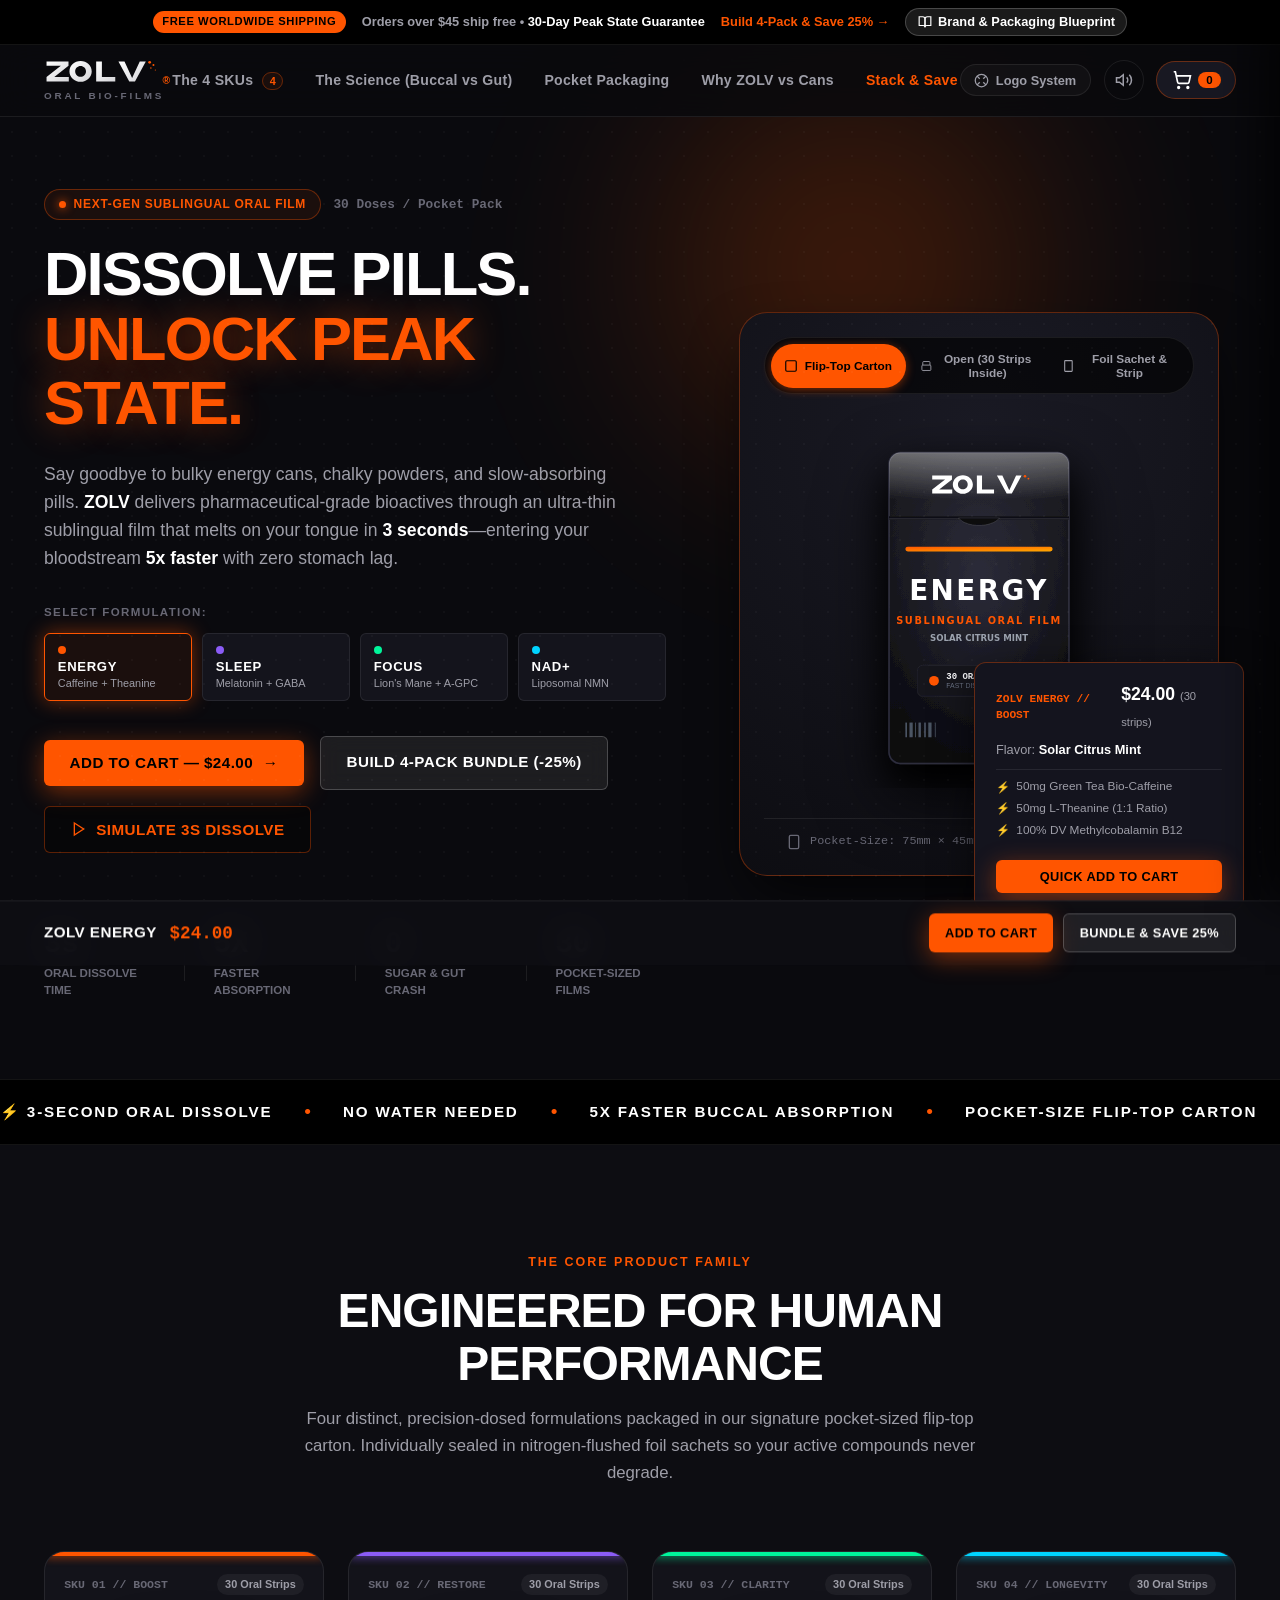
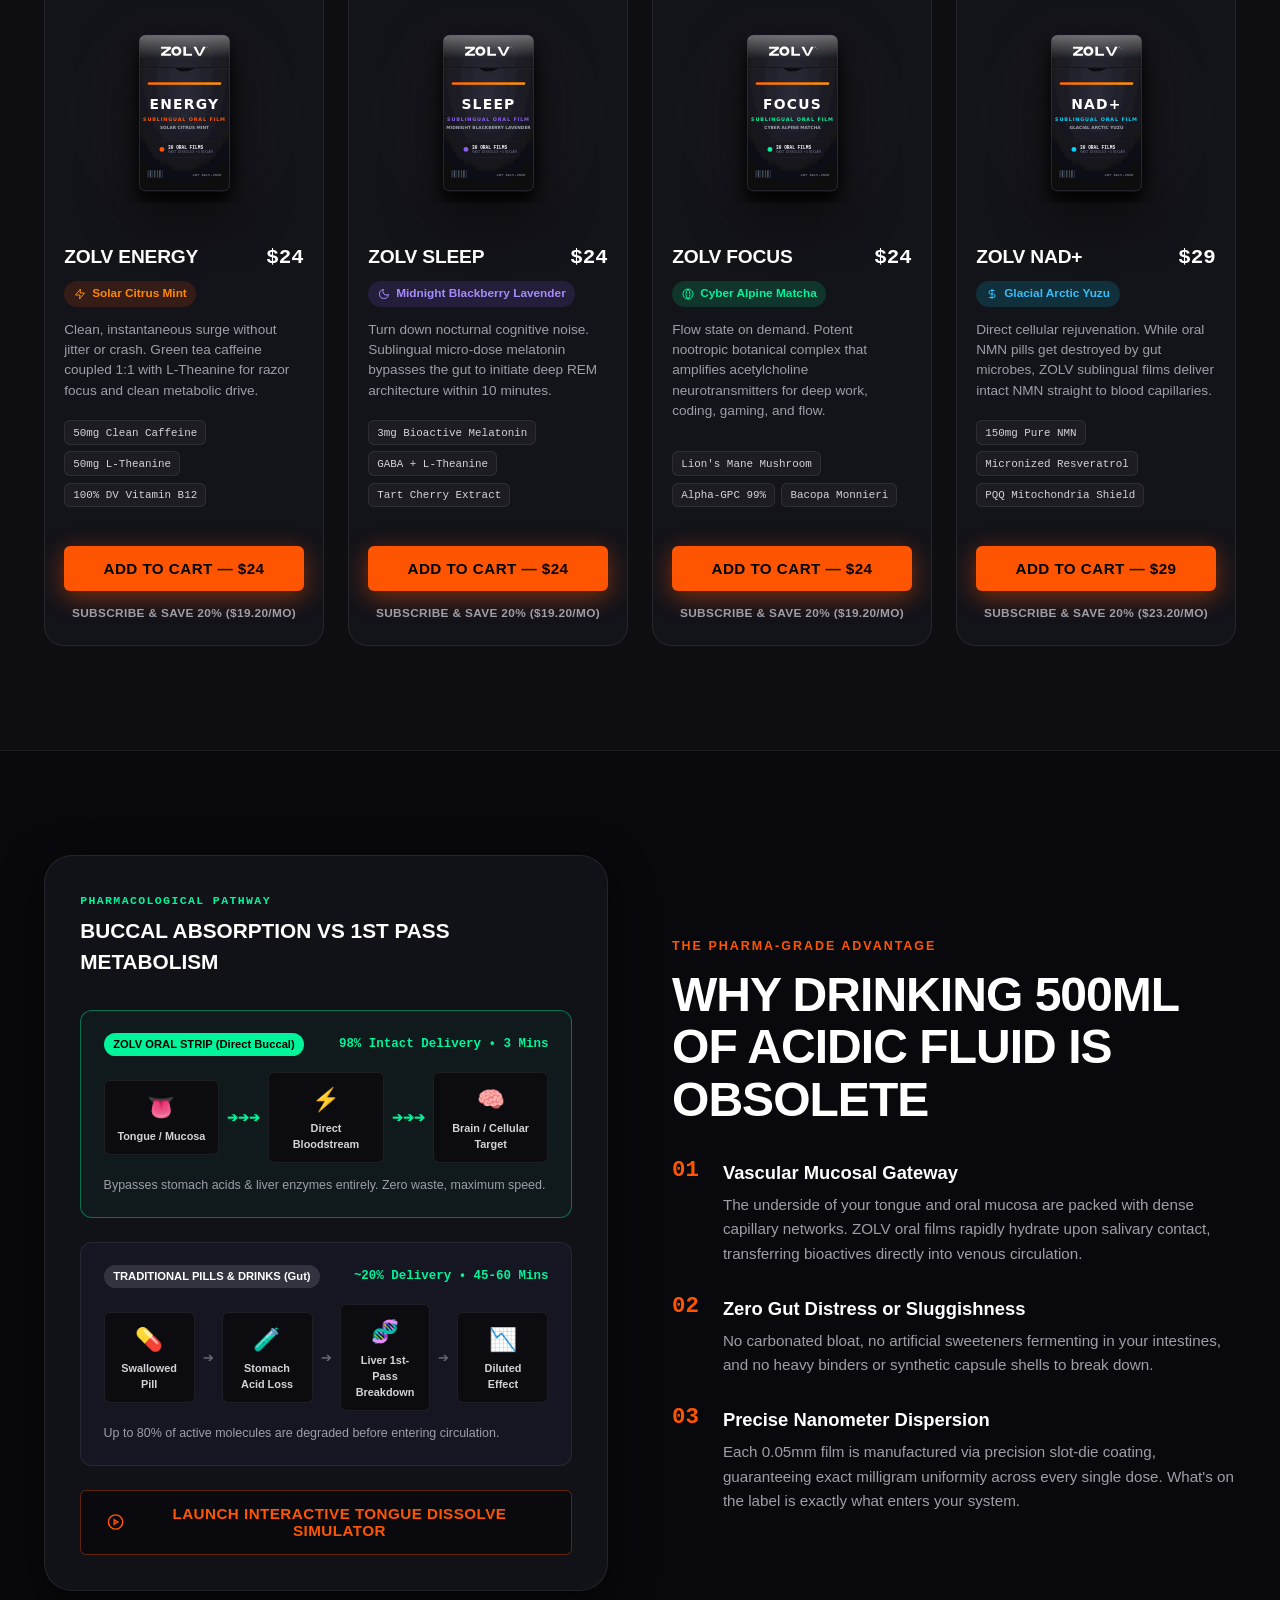
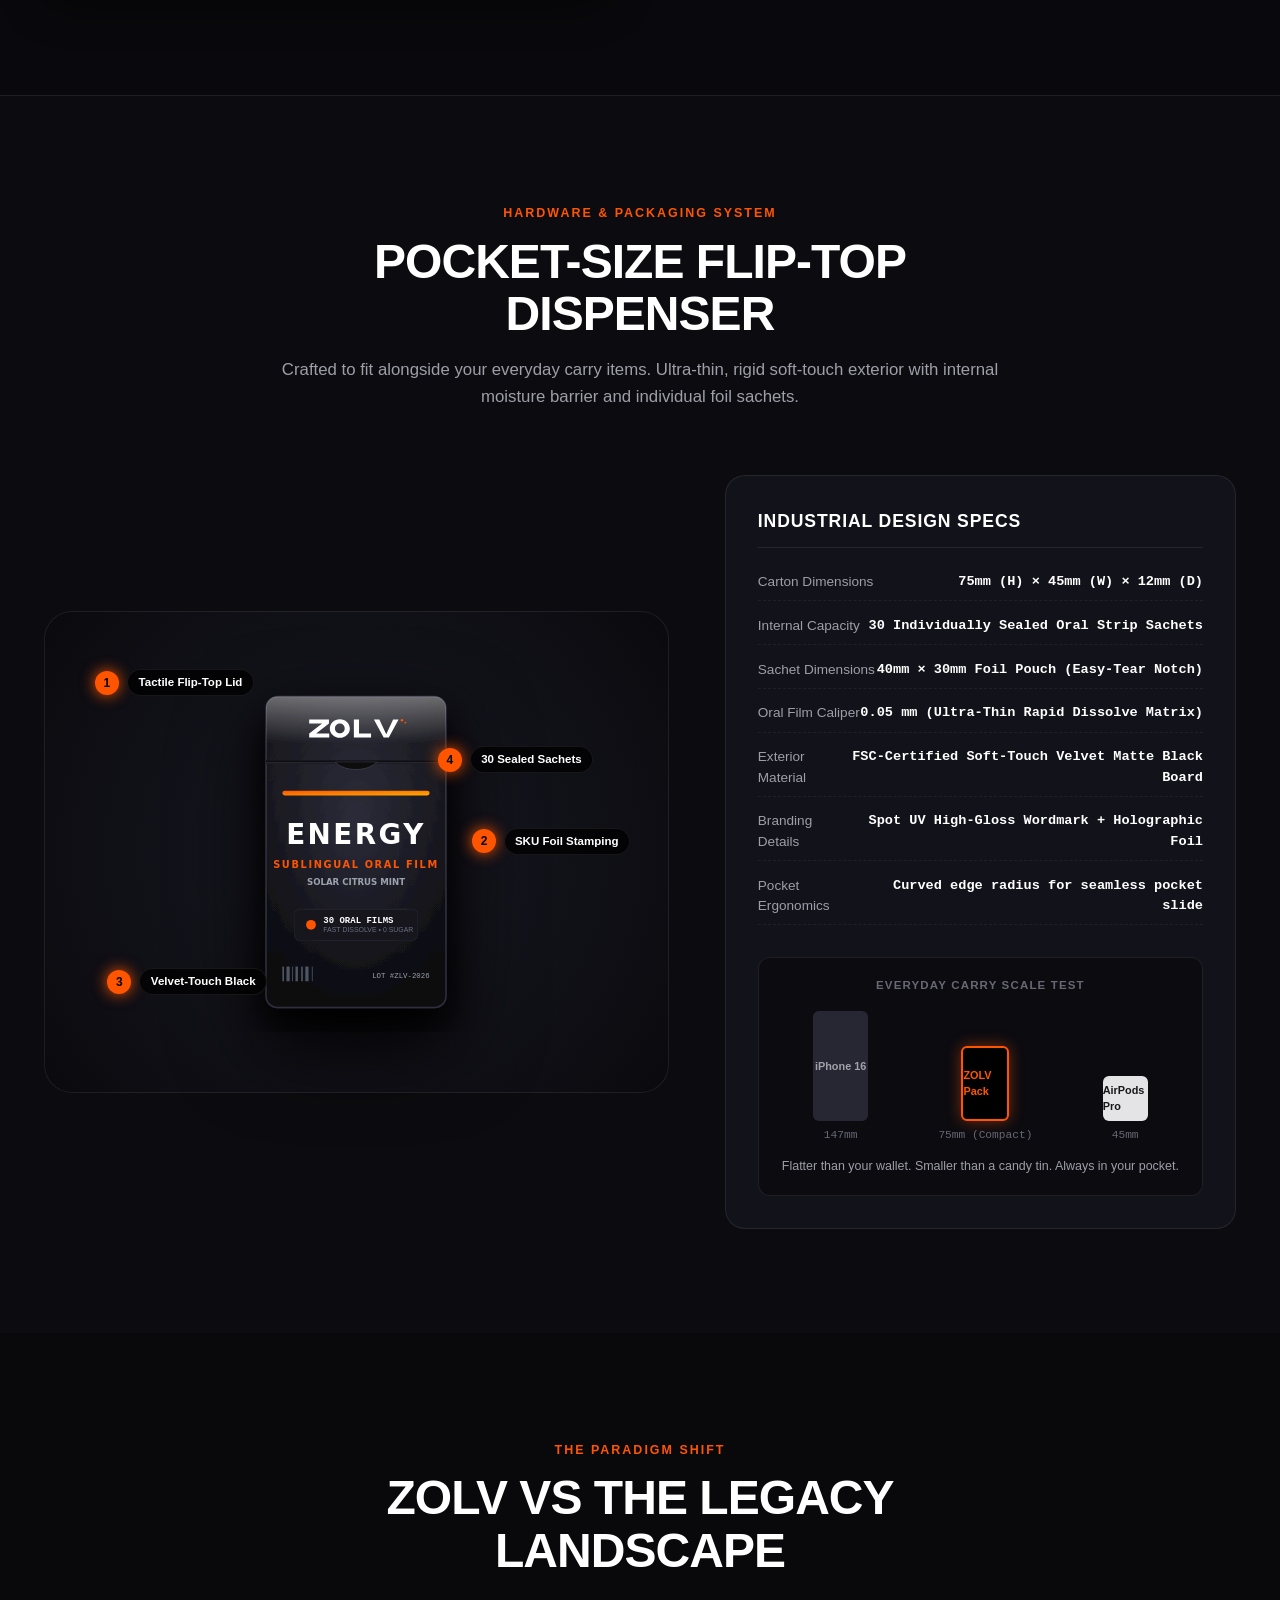
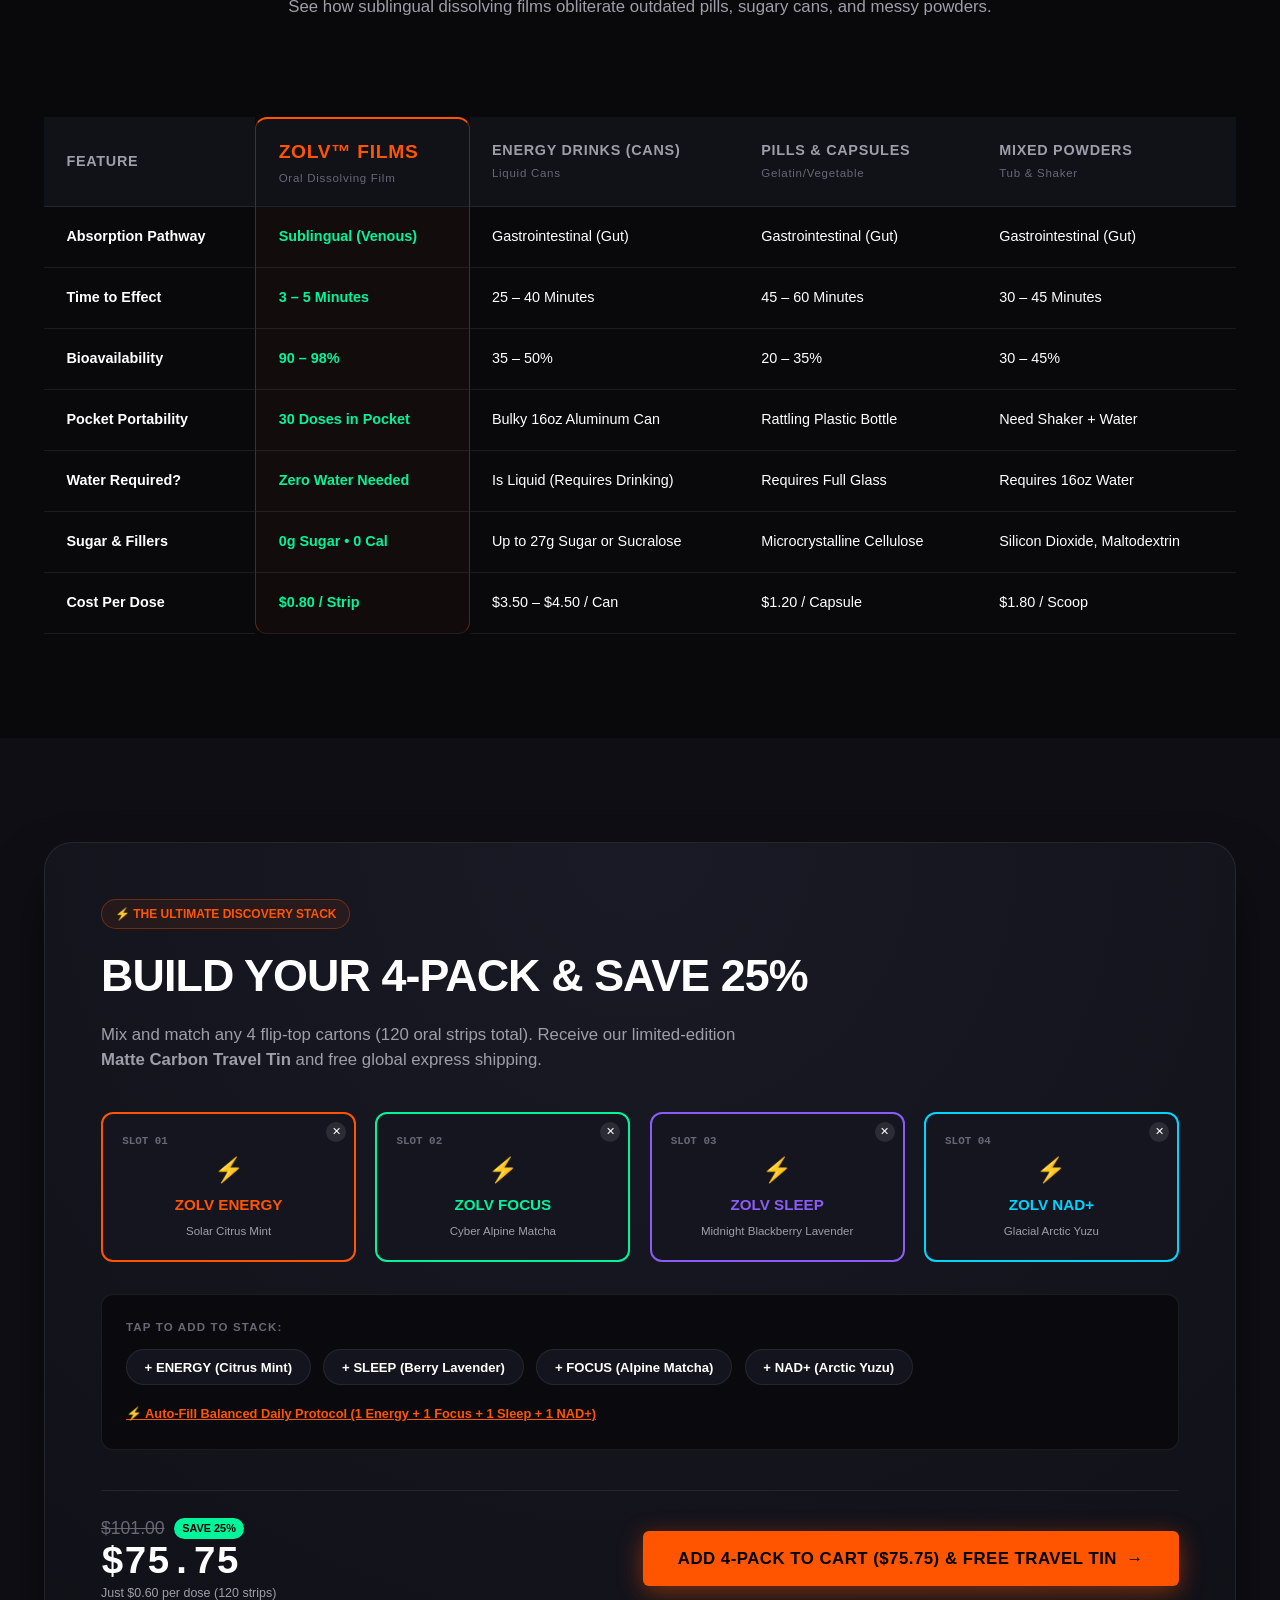
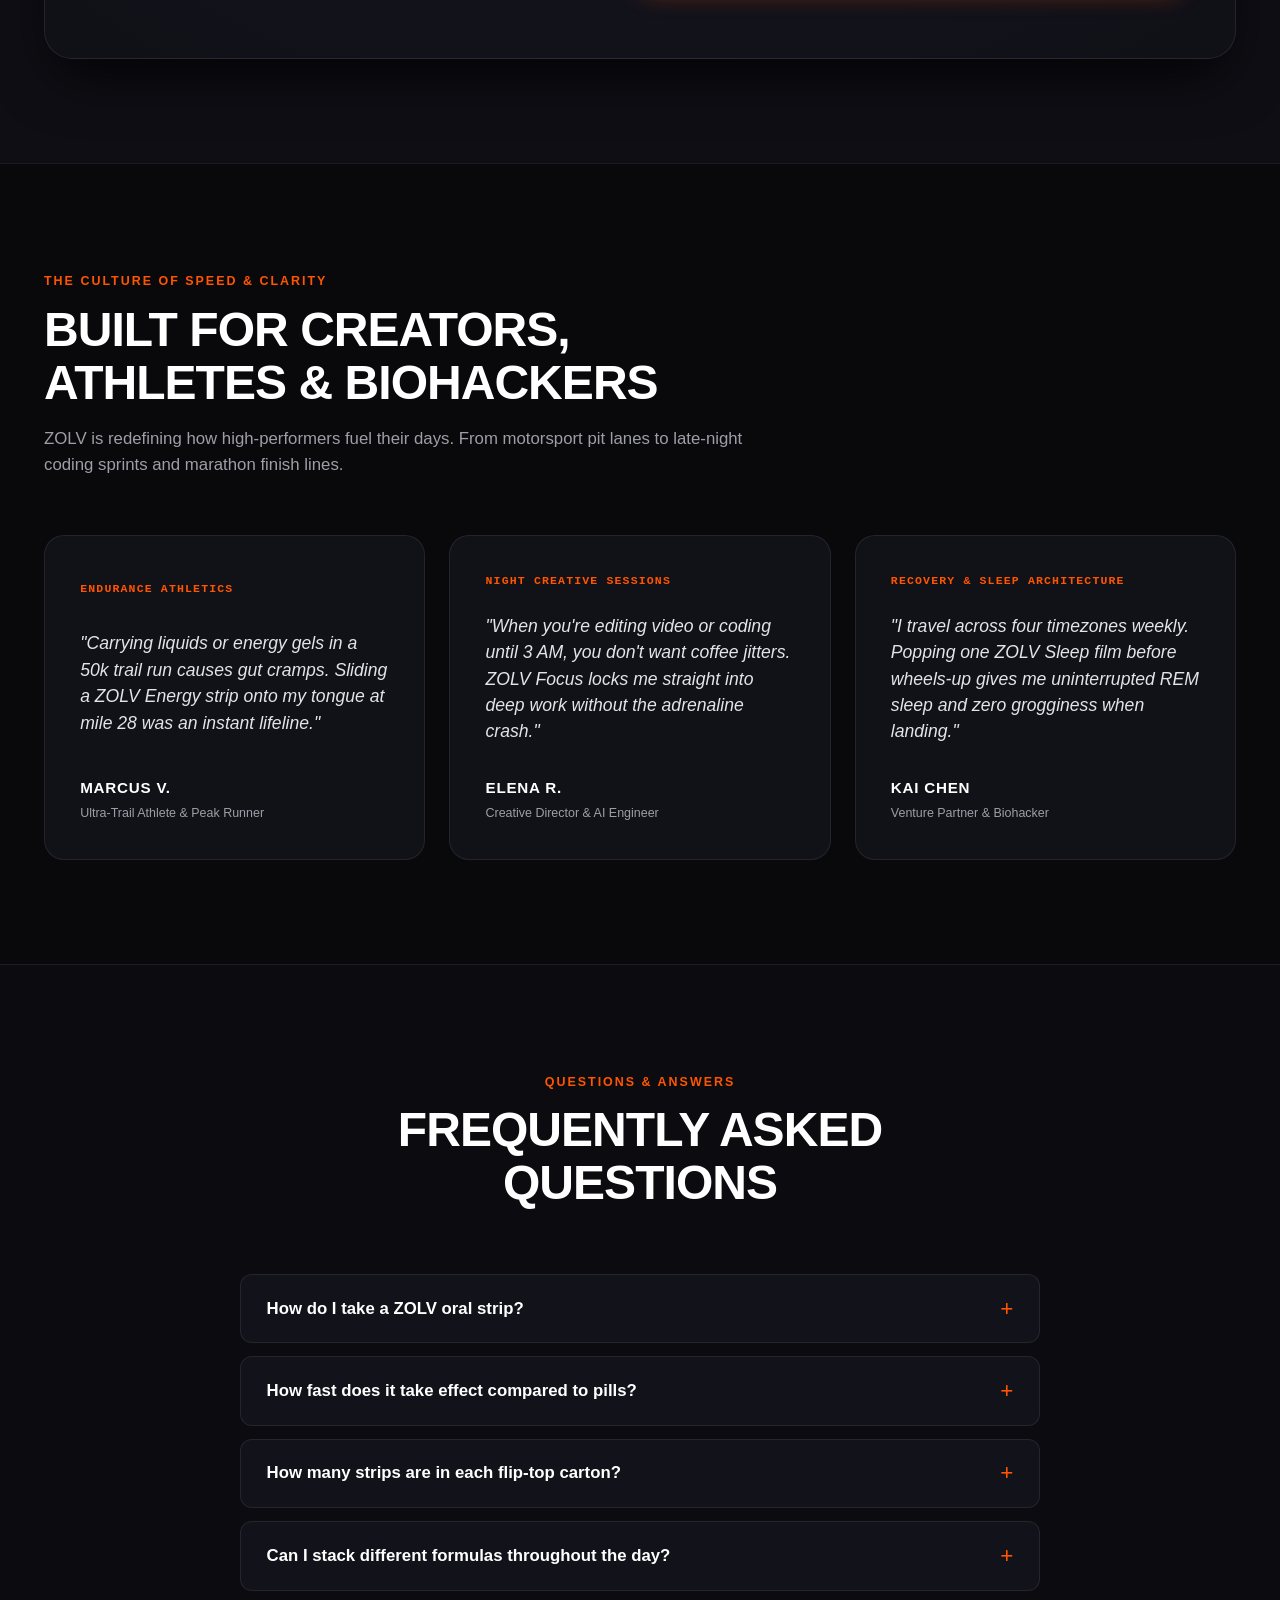
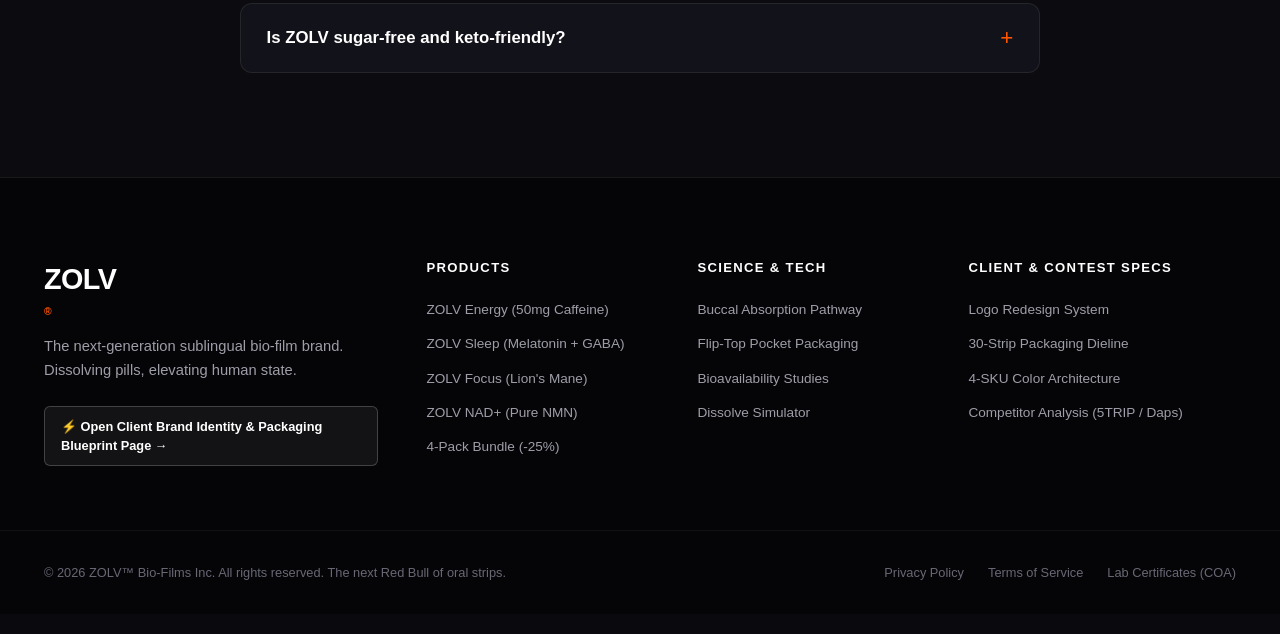
<file: index.html>
<!DOCTYPE html>
<html lang="en">
<head>
  <meta charset="UTF-8">
  <meta name="viewport" content="width=device-width, initial-scale=1.0">
  <title>ZOLV™ | Ultra-Thin Dissolving Oral Films — Next-Gen Bioavailability</title>
  <meta name="description" content="ZOLV is the future of wellness. Ultra-thin oral strips that dissolve on your tongue in 3 seconds. 30 pocket-size strips per flip-top pack. Energy, Sleep, Focus, NAD+.">
  <link rel="stylesheet" href="styles.css">
  <link rel="preconnect" href="https://fonts.googleapis.com">
  <link rel="preconnect" href="https://fonts.gstatic.com" crossorigin>
</head>
<body class="theme-energy" data-current-sku="energy">

  <!-- ================= TOP NOTIFICATION BAR ================= -->
  <div class="top-announcement">
    <div class="container announcement-inner">
      <span class="announcement-pill">FREE WORLDWIDE SHIPPING</span>
      <span class="announcement-text">Orders over $45 ship free • <strong>30-Day Peak State Guarantee</strong></span>
      <a href="#bundle-builder" class="announcement-link">Build 4-Pack & Save 25% →</a>
      <div class="top-nav-shortcuts">
        <a href="brand-guide.html" target="_blank" class="brand-guide-badge" title="View Client Logo Redesign & Packaging Blueprint">
          <svg width="14" height="14" viewBox="0 0 24 24" fill="none" stroke="currentColor" stroke-width="2"><path d="M2 3h6a4 4 0 0 1 4 4v14a3 3 0 0 0-3-3H2z"/><path d="M22 3h-6a4 4 0 0 0-4 4v14a3 3 0 0 1 3-3h7z"/></svg>
          Brand & Packaging Blueprint
        </a>
      </div>
    </div>
  </div>

  <!-- ================= MAIN NAVIGATION ================= -->
  <header class="site-header" id="site-header">
    <div class="container header-container">
      <!-- Mobile Menu Toggle -->
      <button class="mobile-toggle" id="mobile-toggle" aria-label="Toggle navigation menu">
        <span></span>
        <span></span>
        <span></span>
      </button>

      <!-- Logo Redesign (Vector SVG) -->
      <a href="#" class="brand-logo" aria-label="ZOLV Home">
        <div class="logo-wrapper">
          <svg class="zolv-wordmark-svg" viewBox="0 0 180 44" fill="none" xmlns="http://www.w3.org/2000/svg">
            <!-- Refined ZOLV Wordmark with subtle dissolving matrix detail on the terminal -->
            <defs>
              <linearGradient id="logoGlow" x1="0%" y1="0%" x2="100%" y2="100%">
                <stop offset="0%" stop-color="#FFFFFF" />
                <stop offset="100%" stop-color="#D4D4D8" />
              </linearGradient>
            </defs>
            <!-- Z with kinetic speed bevel -->
            <path d="M4 8.5H38.5V15.5L16.2 33H39V40H4V33L26.5 15.5H4V8.5Z" fill="url(#logoGlow)" />
            <!-- O with circular precision and subtle internal aperture -->
            <path fill-rule="evenodd" clip-rule="evenodd" d="M57.5 8C47.8 8 40 15.2 40 24.2C40 33.3 47.8 40.5 57.5 40.5C67.2 40.5 75 33.3 75 24.2C75 15.2 67.2 8 57.5 8ZM57.5 15.8C52.8 15.8 49 19.5 49 24.2C49 28.9 52.8 32.7 57.5 32.7C62.2 32.7 66 28.9 66 24.2C66 19.5 62.2 15.8 57.5 15.8Z" fill="url(#logoGlow)" />
            <!-- L with clean architectural base -->
            <path d="M82 8.5H91V33H112V40H82V8.5Z" fill="url(#logoGlow)" />
            <!-- V with kinetic angle & dissolving particulate accent on the right wing tip -->
            <path d="M117 8.5H126.5L138.5 34.5L150.5 8.5H160L143 40H134L117 8.5Z" fill="url(#logoGlow)" />
            <!-- Subtle intentional dissolving film micro-particles (the sublingual dissolve effect) -->
            <circle cx="166" cy="10" r="2.2" class="dissolve-particle p1" fill="var(--sku-primary)" />
            <circle cx="172" cy="14" r="1.6" class="dissolve-particle p2" fill="var(--sku-primary)" />
            <circle cx="168" cy="19" r="1.2" class="dissolve-particle p3" fill="var(--sku-primary)" />
            <circle cx="175" cy="22" r="0.9" class="dissolve-particle p4" fill="var(--sku-primary)" />
          </svg>
          <span class="tm-mark">®</span>
        </div>
        <span class="logo-subline">ORAL BIO-FILMS</span>
      </a>

      <!-- Desktop Nav Links -->
      <nav class="main-nav" id="main-nav">
        <ul class="nav-links">
          <li class="has-dropdown">
            <a href="#products" class="nav-item">The 4 SKUs <span class="badge-sku-count">4</span></a>
            <div class="nav-dropdown">
              <a href="#products" class="dropdown-item" onclick="switchSKU('energy')">
                <span class="sku-dot sku-dot-energy"></span>
                <div>
                  <strong>ENERGY</strong>
                  <span>Citrus Mint • Caffeine + L-Theanine</span>
                </div>
              </a>
              <a href="#products" class="dropdown-item" onclick="switchSKU('sleep')">
                <span class="sku-dot sku-dot-sleep"></span>
                <div>
                  <strong>SLEEP</strong>
                  <span>Berry Lavender • Melatonin + GABA</span>
                </div>
              </a>
              <a href="#products" class="dropdown-item" onclick="switchSKU('focus')">
                <span class="sku-dot sku-dot-focus"></span>
                <div>
                  <strong>FOCUS</strong>
                  <span>Alpine Matcha • Lion's Mane + Alpha-GPC</span>
                </div>
              </a>
              <a href="#products" class="dropdown-item" onclick="switchSKU('nad')">
                <span class="sku-dot sku-dot-nad"></span>
                <div>
                  <strong>NAD+</strong>
                  <span>Glacial Yuzu • Pure NMN + Resveratrol</span>
                </div>
              </a>
            </div>
          </li>
          <li><a href="#science" class="nav-item">The Science (Buccal vs Gut)</a></li>
          <li><a href="#packaging-system" class="nav-item">Pocket Packaging</a></li>
          <li><a href="#comparison" class="nav-item">Why ZOLV vs Cans</a></li>
          <li><a href="#bundle-builder" class="nav-item highlight-link">Stack & Save</a></li>
        </ul>
      </nav>

      <!-- Header Actions -->
      <div class="header-actions">
        <!-- Logo Design Spec Modal Button -->
        <button class="spec-btn" id="open-logo-modal-btn" title="Inspect Logo Redesign System & Proportions">
          <svg width="15" height="15" viewBox="0 0 24 24" fill="none" stroke="currentColor" stroke-width="2"><circle cx="12" cy="12" r="10"/><path d="m4.93 4.93 4.24 4.24"/><path d="m14.83 9.17 4.24-4.24"/><path d="m14.83 14.83 4.24 4.24"/><path d="m9.17 14.83-4.24 4.24"/></svg>
          <span>Logo System</span>
        </button>

        <!-- Sound FX Toggle -->
        <button class="icon-btn haptic-toggle" id="sound-toggle" aria-label="Toggle haptic audio feedback" title="Haptic Audio (Click/Dissolve SFX)">
          <svg class="audio-on" width="18" height="18" viewBox="0 0 24 24" fill="none" stroke="currentColor" stroke-width="2"><polygon points="11 5 6 9 2 9 2 15 6 15 11 19 11 5"></polygon><path d="M19.07 4.93a10 10 0 0 1 0 14.14M15.54 8.46a5 5 0 0 1 0 7.07"></path></svg>
        </button>

        <!-- Cart Trigger Button -->
        <button class="cart-trigger" id="cart-trigger" aria-label="Open Cart">
          <svg width="20" height="20" viewBox="0 0 24 24" fill="none" stroke="currentColor" stroke-width="2"><circle cx="8" cy="21" r="1"/><circle cx="19" cy="21" r="1"/><path d="M2.05 2.05h2l2.66 12.42a2 2 0 0 0 2 1.58h9.78a2 2 0 0 0 1.95-1.57l1.65-7.43H5.12"/></svg>
          <span class="cart-count" id="cart-badge-count">0</span>
        </button>
      </div>
    </div>
  </header>

  <!-- ================= HERO SECTION ================= -->
  <section class="hero-section" id="hero">
    <!-- Ambient Background Lighting Aura -->
    <div class="ambient-glow" id="hero-glow"></div>
    <div class="noise-overlay"></div>

    <div class="container hero-grid">
      <!-- Left Hero Column: Copy & Cultural Vibe -->
      <div class="hero-content">
        <div class="hero-tag-wrap">
          <span class="hero-tag">
            <span class="pulse-led"></span>
            NEXT-GEN SUBLINGUAL ORAL FILM
          </span>
          <span class="hero-subtag">30 Doses / Pocket Pack</span>
        </div>

        <h1 class="hero-title">
          DISSOLVE PILLS.<br>
          <span class="glow-text">UNLOCK PEAK STATE.</span>
        </h1>

        <p class="hero-description">
          Say goodbye to bulky energy cans, chalky powders, and slow-absorbing pills. 
          <strong>ZOLV</strong> delivers pharmaceutical-grade bioactives through an ultra-thin sublingual film that melts on your tongue in <strong>3 seconds</strong>—entering your bloodstream <strong>5x faster</strong> with zero stomach lag.
        </p>

        <!-- Hero SKU Switcher Tabs -->
        <div class="hero-sku-selector">
          <span class="selector-label">SELECT FORMULATION:</span>
          <div class="sku-pill-group">
            <button class="sku-pill active" data-sku="energy" onclick="switchSKU('energy')">
              <span class="dot"></span>
              <strong>ENERGY</strong>
              <small>Caffeine + Theanine</small>
            </button>
            <button class="sku-pill" data-sku="sleep" onclick="switchSKU('sleep')">
              <span class="dot"></span>
              <strong>SLEEP</strong>
              <small>Melatonin + GABA</small>
            </button>
            <button class="sku-pill" data-sku="focus" onclick="switchSKU('focus')">
              <span class="dot"></span>
              <strong>FOCUS</strong>
              <small>Lion's Mane + A-GPC</small>
            </button>
            <button class="sku-pill" data-sku="nad" onclick="switchSKU('nad')">
              <span class="dot"></span>
              <strong>NAD+</strong>
              <small>Liposomal NMN</small>
            </button>
          </div>
        </div>

        <!-- Call to Action Buttons -->
        <div class="hero-cta-group">
          <button class="btn btn-primary" id="hero-add-to-cart-btn" onclick="addCurrentSkuToCart()">
            <span class="btn-text">Add to Cart — $24</span>
            <span class="btn-icon">→</span>
          </button>
          <a href="#bundle-builder" class="btn btn-secondary">
            <span>Build 4-Pack Bundle (-25%)</span>
          </a>
          <button class="btn btn-outline" id="demo-dissolve-btn" onclick="triggerDissolveModal()">
            <svg width="16" height="16" viewBox="0 0 24 24" fill="none" stroke="currentColor" stroke-width="2"><polygon points="5 3 19 12 5 21 5 3"/></svg>
            <span>Simulate 3s Dissolve</span>
          </button>
        </div>

        <!-- Trust Badges & Micro Metrics -->
        <div class="hero-metrics">
          <div class="metric-item">
            <div class="metric-val">3s</div>
            <div class="metric-lbl">Oral Dissolve Time</div>
          </div>
          <div class="metric-divider"></div>
          <div class="metric-item">
            <div class="metric-val">5X</div>
            <div class="metric-lbl">Faster Absorption</div>
          </div>
          <div class="metric-divider"></div>
          <div class="metric-item">
            <div class="metric-val">0</div>
            <div class="metric-lbl">Sugar & Gut Crash</div>
          </div>
          <div class="metric-divider"></div>
          <div class="metric-item">
            <div class="metric-val">30</div>
            <div class="metric-lbl">Pocket-Sized Films</div>
          </div>
        </div>
      </div>

      <!-- Right Hero Column: Interactive 3D Packaging Presentation -->
      <div class="hero-visual">
        <div class="packaging-stage-wrapper">
          
          <!-- Interactive Floating Pack Display -->
          <div class="packaging-card-3d" id="packaging-3d-card">
            
            <!-- Controls to interact with the packaging -->
            <div class="pack-controls-overlay">
              <button class="pack-ctrl-btn active" id="btn-view-carton" onclick="setPackView('carton')">
                <svg width="14" height="14" viewBox="0 0 24 24" fill="none" stroke="currentColor" stroke-width="2"><rect x="3" y="3" width="18" height="18" rx="2"/></svg>
                Flip-Top Carton
              </button>
              <button class="pack-ctrl-btn" id="btn-view-open" onclick="setPackView('open')">
                <svg width="14" height="14" viewBox="0 0 24 24" fill="none" stroke="currentColor" stroke-width="2"><path d="M4 10V4a2 2 0 0 1 2-2h12a2 2 0 0 1 2 2v6"/><rect x="2" y="10" width="20" height="12" rx="2"/></svg>
                Open (30 Strips Inside)
              </button>
              <button class="pack-ctrl-btn" id="btn-view-sachet" onclick="setPackView('sachet')">
                <svg width="14" height="14" viewBox="0 0 24 24" fill="none" stroke="currentColor" stroke-width="2"><rect x="5" y="2" width="14" height="20" rx="1"/></svg>
                Foil Sachet & Strip
              </button>
            </div>

            <!-- The Render Container for SVG Packaging Mockup -->
            <div class="pack-render-viewport" id="pack-viewport">
              <!-- Dynamically populated packaging SVG with high-res styling -->
              <div class="packaging-mockup-wrapper" id="packaging-mockup-graphic">
                <!-- SVG dynamically rendered via JS depending on current SKU & View -->
              </div>
            </div>

            <!-- Pocket Dimensions Callout Pill -->
            <div class="pocket-scale-badge">
              <svg width="16" height="16" viewBox="0 0 24 24" fill="none" stroke="currentColor" stroke-width="2"><rect width="14" height="20" x="5" y="2" rx="2"/><path d="M12 18h.01"/></svg>
              <span>Pocket-Size: 75mm × 45mm × 12mm • 30 Sealed Sachets</span>
            </div>
          </div>

          <!-- SKU Live Flavor & Nutritional Card -->
          <div class="sku-spec-floating-card" id="sku-spec-card">
            <div class="sku-spec-header">
              <div class="sku-badge-pill" id="sku-spec-badge">ZOLV ENERGY // SKU 01</div>
              <div class="sku-price-tag">$24.00 <span>(30 strips)</span></div>
            </div>
            <div class="sku-spec-flavor" id="sku-spec-flavor">Flavor: <strong>Solar Tangerine Mint</strong></div>
            <div class="sku-actives-list" id="sku-spec-actives">
              <!-- Active compounds injected via JS -->
            </div>
            <div class="sku-card-actions">
              <button class="btn btn-sm btn-primary w-full" onclick="addCurrentSkuToCart()">Quick Add to Cart</button>
            </div>
          </div>

        </div>
      </div>
    </div>
  </section>

  <!-- ================= KINETIC MARQUEE TICKER ================= -->
  <div class="ticker-wrapper">
    <div class="ticker-track">
      <div class="ticker-item">⚡ 3-SECOND ORAL DISSOLVE</div>
      <div class="ticker-dot">•</div>
      <div class="ticker-item">NO WATER NEEDED</div>
      <div class="ticker-dot">•</div>
      <div class="ticker-item">5X FASTER BUCCAL ABSORPTION</div>
      <div class="ticker-dot">•</div>
      <div class="ticker-item">POCKET-SIZE FLIP-TOP CARTON</div>
      <div class="ticker-dot">•</div>
      <div class="ticker-item">30 INDIVIDUALLY WRAPPED SACHETS</div>
      <div class="ticker-dot">•</div>
      <div class="ticker-item">ZERO SUGAR • ZERO CALORIES</div>
      <div class="ticker-dot">•</div>
      <div class="ticker-item">THE NEW RED BULL OF LIFESTYLE WELLNESS</div>
      <div class="ticker-dot">•</div>
      <!-- Duplicate for seamless infinite loop -->
      <div class="ticker-item">⚡ 3-SECOND ORAL DISSOLVE</div>
      <div class="ticker-dot">•</div>
      <div class="ticker-item">NO WATER NEEDED</div>
      <div class="ticker-dot">•</div>
      <div class="ticker-item">5X FASTER BUCCAL ABSORPTION</div>
      <div class="ticker-dot">•</div>
      <div class="ticker-item">POCKET-SIZE FLIP-TOP CARTON</div>
      <div class="ticker-dot">•</div>
      <div class="ticker-item">30 INDIVIDUALLY WRAPPED SACHETS</div>
      <div class="ticker-dot">•</div>
      <div class="ticker-item">ZERO SUGAR • ZERO CALORIES</div>
      <div class="ticker-dot">•</div>
      <div class="ticker-item">THE NEW RED BULL OF LIFESTYLE WELLNESS</div>
      <div class="ticker-dot">•</div>
    </div>
  </div>

  <!-- ================= THE CORE 4-SKU PRODUCT COLLECTION ================= -->
  <section class="products-section" id="products">
    <div class="container">
      <div class="section-header text-center">
        <span class="section-subtitle">THE CORE PRODUCT FAMILY</span>
        <h2 class="section-title">ENGINEERED FOR HUMAN PERFORMANCE</h2>
        <p class="section-desc">
          Four distinct, precision-dosed formulations packaged in our signature pocket-sized flip-top carton. 
          Individually sealed in nitrogen-flushed foil sachets so your active compounds never degrade.
        </p>
      </div>

      <!-- 4 SKU Grid Cards -->
      <div class="products-grid">
        
        <!-- SKU 1: ENERGY -->
        <div class="product-card" data-sku="energy">
          <div class="card-accent-bar bar-energy"></div>
          <div class="card-header">
            <span class="card-sku-code">SKU 01 // BOOST</span>
            <span class="card-doses-tag">30 Oral Strips</span>
          </div>
          <div class="card-img-wrap" onclick="openProductQuickview('energy')">
            <div class="card-pack-render" id="thumb-energy">
              <!-- Inline Energy Pack Graphic -->
            </div>
            <div class="card-overlay-hover">
              <span>Inspect Packaging & Formula</span>
            </div>
          </div>
          <div class="card-body">
            <div class="card-title-row">
              <h3 class="product-name">ZOLV ENERGY</h3>
              <div class="product-price">$24</div>
            </div>
            <div class="product-flavor-badge flavor-energy">
              <svg width="12" height="12" viewBox="0 0 24 24" fill="none" stroke="currentColor" stroke-width="2"><path d="M13 2L3 14h9l-1 8 10-12h-9l1-8z"/></svg>
              Solar Citrus Mint
            </div>
            <p class="product-bio">
              Clean, instantaneous surge without jitter or crash. Green tea caffeine coupled 1:1 with L-Theanine for razor focus and clean metabolic drive.
            </p>
            <div class="actives-micro-tags">
              <span class="act-tag">50mg Clean Caffeine</span>
              <span class="act-tag">50mg L-Theanine</span>
              <span class="act-tag">100% DV Vitamin B12</span>
            </div>
          </div>
          <div class="card-footer">
            <button class="btn btn-primary w-full" onclick="addToCart('energy', 1)">
              Add to Cart — $24
            </button>
            <button class="btn btn-sub-toggle" onclick="subscribeAndSave('energy')">
              Subscribe & Save 20% ($19.20/mo)
            </button>
          </div>
        </div>

        <!-- SKU 2: SLEEP -->
        <div class="product-card" data-sku="sleep">
          <div class="card-accent-bar bar-sleep"></div>
          <div class="card-header">
            <span class="card-sku-code">SKU 02 // RESTORE</span>
            <span class="card-doses-tag">30 Oral Strips</span>
          </div>
          <div class="card-img-wrap" onclick="openProductQuickview('sleep')">
            <div class="card-pack-render" id="thumb-sleep">
              <!-- Inline Sleep Pack Graphic -->
            </div>
            <div class="card-overlay-hover">
              <span>Inspect Packaging & Formula</span>
            </div>
          </div>
          <div class="card-body">
            <div class="card-title-row">
              <h3 class="product-name">ZOLV SLEEP</h3>
              <div class="product-price">$24</div>
            </div>
            <div class="product-flavor-badge flavor-sleep">
              <svg width="12" height="12" viewBox="0 0 24 24" fill="none" stroke="currentColor" stroke-width="2"><path d="M21 12.79A9 9 0 1 1 11.21 3 7 7 0 0 0 21 12.79z"/></svg>
              Midnight Blackberry Lavender
            </div>
            <p class="product-bio">
              Turn down nocturnal cognitive noise. Sublingual micro-dose melatonin bypasses the gut to initiate deep REM architecture within 10 minutes.
            </p>
            <div class="actives-micro-tags">
              <span class="act-tag">3mg Bioactive Melatonin</span>
              <span class="act-tag">GABA + L-Theanine</span>
              <span class="act-tag">Tart Cherry Extract</span>
            </div>
          </div>
          <div class="card-footer">
            <button class="btn btn-primary w-full" onclick="addToCart('sleep', 1)">
              Add to Cart — $24
            </button>
            <button class="btn btn-sub-toggle" onclick="subscribeAndSave('sleep')">
              Subscribe & Save 20% ($19.20/mo)
            </button>
          </div>
        </div>

        <!-- SKU 3: FOCUS -->
        <div class="product-card" data-sku="focus">
          <div class="card-accent-bar bar-focus"></div>
          <div class="card-header">
            <span class="card-sku-code">SKU 03 // CLARITY</span>
            <span class="card-doses-tag">30 Oral Strips</span>
          </div>
          <div class="card-img-wrap" onclick="openProductQuickview('focus')">
            <div class="card-pack-render" id="thumb-focus">
              <!-- Inline Focus Pack Graphic -->
            </div>
            <div class="card-overlay-hover">
              <span>Inspect Packaging & Formula</span>
            </div>
          </div>
          <div class="card-body">
            <div class="card-title-row">
              <h3 class="product-name">ZOLV FOCUS</h3>
              <div class="product-price">$24</div>
            </div>
            <div class="product-flavor-badge flavor-focus">
              <svg width="12" height="12" viewBox="0 0 24 24" fill="none" stroke="currentColor" stroke-width="2"><circle cx="12" cy="12" r="10"/><path d="M12 2a14.5 14.5 0 0 0 0 20 14.5 14.5 0 0 0 0-20"/></svg>
              Cyber Alpine Matcha
            </div>
            <p class="product-bio">
              Flow state on demand. Potent nootropic botanical complex that amplifies acetylcholine neurotransmitters for deep work, coding, gaming, and flow.
            </p>
            <div class="actives-micro-tags">
              <span class="act-tag">Lion's Mane Mushroom</span>
              <span class="act-tag">Alpha-GPC 99%</span>
              <span class="act-tag">Bacopa Monnieri</span>
            </div>
          </div>
          <div class="card-footer">
            <button class="btn btn-primary w-full" onclick="addToCart('focus', 1)">
              Add to Cart — $24
            </button>
            <button class="btn btn-sub-toggle" onclick="subscribeAndSave('focus')">
              Subscribe & Save 20% ($19.20/mo)
            </button>
          </div>
        </div>

        <!-- SKU 4: NAD+ -->
        <div class="product-card" data-sku="nad">
          <div class="card-accent-bar bar-nad"></div>
          <div class="card-header">
            <span class="card-sku-code">SKU 04 // LONGEVITY</span>
            <span class="card-doses-tag">30 Oral Strips</span>
          </div>
          <div class="card-img-wrap" onclick="openProductQuickview('nad')">
            <div class="card-pack-render" id="thumb-nad">
              <!-- Inline NAD+ Pack Graphic -->
            </div>
            <div class="card-overlay-hover">
              <span>Inspect Packaging & Formula</span>
            </div>
          </div>
          <div class="card-body">
            <div class="card-title-row">
              <h3 class="product-name">ZOLV NAD+</h3>
              <div class="product-price">$29</div>
            </div>
            <div class="product-flavor-badge flavor-nad">
              <svg width="12" height="12" viewBox="0 0 24 24" fill="none" stroke="currentColor" stroke-width="2"><path d="M12 2v20M17 5H9.5a3.5 3.5 0 0 0 0 7h5a3.5 3.5 0 0 1 0 7H6"/></svg>
              Glacial Arctic Yuzu
            </div>
            <p class="product-bio">
              Direct cellular rejuvenation. While oral NMN pills get destroyed by gut microbes, ZOLV sublingual films deliver intact NMN straight to blood capillaries.
            </p>
            <div class="actives-micro-tags">
              <span class="act-tag">150mg Pure NMN</span>
              <span class="act-tag">Micronized Resveratrol</span>
              <span class="act-tag">PQQ Mitochondria Shield</span>
            </div>
          </div>
          <div class="card-footer">
            <button class="btn btn-primary w-full" onclick="addToCart('nad', 1)">
              Add to Cart — $29
            </button>
            <button class="btn btn-sub-toggle" onclick="subscribeAndSave('nad')">
              Subscribe & Save 20% ($23.20/mo)
            </button>
          </div>
        </div>

      </div>
    </div>
  </section>

  <!-- ================= THE SCIENCE: SUBLINGUAL VS GUT ================= -->
  <section class="science-section" id="science">
    <div class="container">
      <div class="science-grid">
        <div class="science-visual-col">
          <div class="bio-diagram-card">
            <div class="diagram-tag">PHARMACOLOGICAL PATHWAY</div>
            <h3 class="diagram-title">BUCCAL ABSORPTION VS 1ST PASS METABOLISM</h3>
            
            <!-- Interactive Absorption Simulator -->
            <div class="absorption-stage" id="absorption-stage">
              <div class="pathway-track track-zolv">
                <div class="track-header">
                  <span class="badge-pill bg-green">ZOLV ORAL STRIP (Direct Buccal)</span>
                  <span class="stat-highlight">98% Intact Delivery • 3 Mins</span>
                </div>
                <div class="pathway-graphic">
                  <div class="path-node node-mouth">
                    <span class="node-icon">👅</span>
                    <span class="node-lbl">Tongue / Mucosa</span>
                  </div>
                  <div class="path-arrow green-pulse">➔➔➔</div>
                  <div class="path-node node-bloodstream">
                    <span class="node-icon">⚡</span>
                    <span class="node-lbl">Direct Bloodstream</span>
                  </div>
                  <div class="path-arrow green-pulse">➔➔➔</div>
                  <div class="path-node node-brain">
                    <span class="node-icon">🧠</span>
                    <span class="node-lbl">Brain / Cellular Target</span>
                  </div>
                </div>
                <p class="pathway-note">Bypasses stomach acids & liver enzymes entirely. Zero waste, maximum speed.</p>
              </div>

              <div class="pathway-track track-pill">
                <div class="track-header">
                  <span class="badge-pill bg-gray">TRADITIONAL PILLS & DRINKS (Gut)</span>
                  <span class="stat-highlight">~20% Delivery • 45-60 Mins</span>
                </div>
                <div class="pathway-graphic">
                  <div class="path-node node-swallow">
                    <span class="node-icon">💊</span>
                    <span class="node-lbl">Swallowed Pill</span>
                  </div>
                  <div class="path-arrow">➔</div>
                  <div class="path-node node-stomach">
                    <span class="node-icon">🧪</span>
                    <span class="node-lbl">Stomach Acid Loss</span>
                  </div>
                  <div class="path-arrow">➔</div>
                  <div class="path-node node-liver">
                    <span class="node-icon">🧬</span>
                    <span class="node-lbl">Liver 1st-Pass Breakdown</span>
                  </div>
                  <div class="path-arrow">➔</div>
                  <div class="path-node node-diluted">
                    <span class="node-icon">📉</span>
                    <span class="node-lbl">Diluted Effect</span>
                  </div>
                </div>
                <p class="pathway-note">Up to 80% of active molecules are degraded before entering circulation.</p>
              </div>
            </div>

            <div class="interactive-dissolve-callout">
              <button class="btn btn-outline w-full" onclick="triggerDissolveModal()">
                <svg width="18" height="18" viewBox="0 0 24 24" fill="none" stroke="currentColor" stroke-width="2"><circle cx="12" cy="12" r="10"/><path d="m10 15 5-3-5-3v6z"/></svg>
                Launch Interactive Tongue Dissolve Simulator
              </button>
            </div>
          </div>
        </div>

        <div class="science-text-col">
          <span class="section-subtitle">THE PHARMA-GRADE ADVANTAGE</span>
          <h2 class="section-title">WHY DRINKING 500ML OF ACIDIC FLUID IS OBSOLETE</h2>
          <div class="science-points">
            <div class="point-item">
              <div class="point-number">01</div>
              <div class="point-content">
                <h4>Vascular Mucosal Gateway</h4>
                <p>The underside of your tongue and oral mucosa are packed with dense capillary networks. ZOLV oral films rapidly hydrate upon salivary contact, transferring bioactives directly into venous circulation.</p>
              </div>
            </div>
            <div class="point-item">
              <div class="point-number">02</div>
              <div class="point-content">
                <h4>Zero Gut Distress or Sluggishness</h4>
                <p>No carbonated bloat, no artificial sweeteners fermenting in your intestines, and no heavy binders or synthetic capsule shells to break down.</p>
              </div>
            </div>
            <div class="point-item">
              <div class="point-number">03</div>
              <div class="point-content">
                <h4>Precise Nanometer Dispersion</h4>
                <p>Each 0.05mm film is manufactured via precision slot-die coating, guaranteeing exact milligram uniformity across every single dose. What's on the label is exactly what enters your system.</p>
              </div>
            </div>
          </div>
        </div>
      </div>
    </div>
  </section>

  <!-- ================= PACKAGING SYSTEM & SPECS BREAKDOWN ================= -->
  <section class="packaging-system-section" id="packaging-system">
    <div class="container">
      <div class="section-header text-center">
        <span class="section-subtitle">HARDWARE & PACKAGING SYSTEM</span>
        <h2 class="section-title">POCKET-SIZE FLIP-TOP DISPENSER</h2>
        <p class="section-desc">
          Crafted to fit alongside your everyday carry items. Ultra-thin, rigid soft-touch exterior with internal moisture barrier and individual foil sachets.
        </p>
      </div>

      <div class="pack-showcase-grid">
        <!-- Packaging Spec Visualizer -->
        <div class="pack-spec-visual">
          <div class="dieline-render-box">
            <!-- Packaging Dieline & Layers Blueprint -->
            <div class="spec-callout-layer">
              <div class="hotspot hotspot-lid" data-tooltip="Spring Flip-Top Latch: Satisfying tactile magnetic click. Keeps internal sachets secure.">
                <span class="hotspot-pin">1</span>
                <span class="hotspot-label">Tactile Flip-Top Lid</span>
              </div>
              <div class="hotspot hotspot-foil" data-tooltip="Embossed Metallic Foil: Custom SKU-coded Pantone hot stamp reflecting ambient light.">
                <span class="hotspot-pin">2</span>
                <span class="hotspot-label">SKU Foil Stamping</span>
              </div>
              <div class="hotspot hotspot-material" data-tooltip="Soft-Touch Matte Finish: 350gsm rigid unbleached SBS board with velvet-touch laminate.">
                <span class="hotspot-pin">3</span>
                <span class="hotspot-label">Velvet-Touch Black</span>
              </div>
              <div class="hotspot hotspot-sachets" data-tooltip="30 Sealed Micro-Sachets: Multi-layer barrier foil prevents moisture absorption.">
                <span class="hotspot-pin">4</span>
                <span class="hotspot-label">30 Sealed Sachets</span>
              </div>
            </div>

            <!-- Big Flip-Top SVG Graphic -->
            <div class="big-carton-svg-wrap" id="big-carton-svg-wrap">
              <!-- Injected SVG -->
            </div>
          </div>
        </div>

        <!-- Packaging Specifications Details Table -->
        <div class="pack-specs-info">
          <div class="spec-card">
            <h3 class="spec-card-title">INDUSTRIAL DESIGN SPECS</h3>
            <div class="spec-rows">
              <div class="spec-row">
                <span class="spec-key">Carton Dimensions</span>
                <span class="spec-val">75mm (H) × 45mm (W) × 12mm (D)</span>
              </div>
              <div class="spec-row">
                <span class="spec-key">Internal Capacity</span>
                <span class="spec-val">30 Individually Sealed Oral Strip Sachets</span>
              </div>
              <div class="spec-row">
                <span class="spec-key">Sachet Dimensions</span>
                <span class="spec-val">40mm × 30mm Foil Pouch (Easy-Tear Notch)</span>
              </div>
              <div class="spec-row">
                <span class="spec-key">Oral Film Caliper</span>
                <span class="spec-val">0.05 mm (Ultra-Thin Rapid Dissolve Matrix)</span>
              </div>
              <div class="spec-row">
                <span class="spec-key">Exterior Material</span>
                <span class="spec-val">FSC-Certified Soft-Touch Velvet Matte Black Board</span>
              </div>
              <div class="spec-row">
                <span class="spec-key">Branding Details</span>
                <span class="spec-val">Spot UV High-Gloss Wordmark + Holographic Foil</span>
              </div>
              <div class="spec-row">
                <span class="spec-key">Pocket Ergonomics</span>
                <span class="spec-val">Curved edge radius for seamless pocket slide</span>
              </div>
            </div>

            <div class="edc-scale-comparison">
              <div class="edc-title">EVERYDAY CARRY SCALE TEST</div>
              <div class="edc-icons-row">
                <div class="edc-item">
                  <div class="edc-box box-phone">iPhone 16</div>
                  <span>147mm</span>
                </div>
                <div class="edc-item">
                  <div class="edc-box box-zolv active-glow">ZOLV Pack</div>
                  <span>75mm (Compact)</span>
                </div>
                <div class="edc-item">
                  <div class="edc-box box-airpods">AirPods Pro</div>
                  <span>45mm</span>
                </div>
              </div>
              <p class="edc-caption">Flatter than your wallet. Smaller than a candy tin. Always in your pocket.</p>
            </div>
          </div>
        </div>
      </div>
    </div>
  </section>

  <!-- ================= COMPARISON TABLE: ZOLV VS OLD WAYS ================= -->
  <section class="comparison-section" id="comparison">
    <div class="container">
      <div class="section-header text-center">
        <span class="section-subtitle">THE PARADIGM SHIFT</span>
        <h2 class="section-title">ZOLV VS THE LEGACY LANDSCAPE</h2>
        <p class="section-desc">See how sublingual dissolving films obliterate outdated pills, sugary cans, and messy powders.</p>
      </div>

      <div class="table-responsive">
        <table class="comparison-table">
          <thead>
            <tr>
              <th class="col-feature">FEATURE</th>
              <th class="col-zolv highlight-col">
                <div class="th-logo">ZOLV™ FILMS</div>
                <div class="th-sub">Oral Dissolving Film</div>
              </th>
              <th>
                <div class="th-other">ENERGY DRINKS (CANS)</div>
                <div class="th-sub">Liquid Cans</div>
              </th>
              <th>
                <div class="th-other">PILLS & CAPSULES</div>
                <div class="th-sub">Gelatin/Vegetable</div>
              </th>
              <th>
                <div class="th-other">MIXED POWDERS</div>
                <div class="th-sub">Tub & Shaker</div>
              </th>
            </tr>
          </thead>
          <tbody>
            <tr>
              <td class="feature-name">Absorption Pathway</td>
              <td class="highlight-col text-green"><strong>Sublingual (Venous)</strong></td>
              <td>Gastrointestinal (Gut)</td>
              <td>Gastrointestinal (Gut)</td>
              <td>Gastrointestinal (Gut)</td>
            </tr>
            <tr>
              <td class="feature-name">Time to Effect</td>
              <td class="highlight-col text-green"><strong>3 – 5 Minutes</strong></td>
              <td>25 – 40 Minutes</td>
              <td>45 – 60 Minutes</td>
              <td>30 – 45 Minutes</td>
            </tr>
            <tr>
              <td class="feature-name">Bioavailability</td>
              <td class="highlight-col text-green"><strong>90 – 98%</strong></td>
              <td>35 – 50%</td>
              <td>20 – 35%</td>
              <td>30 – 45%</td>
            </tr>
            <tr>
              <td class="feature-name">Pocket Portability</td>
              <td class="highlight-col text-green"><strong>30 Doses in Pocket</strong></td>
              <td>Bulky 16oz Aluminum Can</td>
              <td>Rattling Plastic Bottle</td>
              <td>Need Shaker + Water</td>
            </tr>
            <tr>
              <td class="feature-name">Water Required?</td>
              <td class="highlight-col text-green"><strong>Zero Water Needed</strong></td>
              <td>Is Liquid (Requires Drinking)</td>
              <td>Requires Full Glass</td>
              <td>Requires 16oz Water</td>
            </tr>
            <tr>
              <td class="feature-name">Sugar & Fillers</td>
              <td class="highlight-col text-green"><strong>0g Sugar • 0 Cal</strong></td>
              <td>Up to 27g Sugar or Sucralose</td>
              <td>Microcrystalline Cellulose</td>
              <td>Silicon Dioxide, Maltodextrin</td>
            </tr>
            <tr>
              <td class="feature-name">Cost Per Dose</td>
              <td class="highlight-col text-green"><strong>$0.80 / Strip</strong></td>
              <td>$3.50 – $4.50 / Can</td>
              <td>$1.20 / Capsule</td>
              <td>$1.80 / Scoop</td>
            </tr>
          </tbody>
        </table>
      </div>
    </div>
  </section>

  <!-- ================= BUNDLE BUILDER: STACK YOUR 4-PACK ================= -->
  <section class="bundle-section" id="bundle-builder">
    <div class="container">
      <div class="bundle-card">
        <div class="bundle-header">
          <div class="bundle-badge">⚡ THE ULTIMATE DISCOVERY STACK</div>
          <h2 class="bundle-title">BUILD YOUR 4-PACK & SAVE 25%</h2>
          <p class="bundle-desc">
            Mix and match any 4 flip-top cartons (120 oral strips total). Receive our limited-edition <strong>Matte Carbon Travel Tin</strong> and free global express shipping.
          </p>
        </div>

        <div class="bundle-builder-interface">
          <!-- 4 Slot Containers -->
          <div class="bundle-slots-grid">
            <div class="bundle-slot" id="slot-1" onclick="focusSlot(1)">
              <div class="slot-num">SLOT 01</div>
              <div class="slot-content" id="slot-1-content">
                <span class="slot-empty">+ Choose SKU</span>
              </div>
            </div>
            <div class="bundle-slot" id="slot-2" onclick="focusSlot(2)">
              <div class="slot-num">SLOT 02</div>
              <div class="slot-content" id="slot-2-content">
                <span class="slot-empty">+ Choose SKU</span>
              </div>
            </div>
            <div class="bundle-slot" id="slot-3" onclick="focusSlot(3)">
              <div class="slot-num">SLOT 03</div>
              <div class="slot-content" id="slot-3-content">
                <span class="slot-empty">+ Choose SKU</span>
              </div>
            </div>
            <div class="bundle-slot" id="slot-4" onclick="focusSlot(4)">
              <div class="slot-num">SLOT 04</div>
              <div class="slot-content" id="slot-4-content">
                <span class="slot-empty">+ Choose SKU</span>
              </div>
            </div>
          </div>

          <!-- SKU Picker Buttons -->
          <div class="sku-selector-chips">
            <span class="chips-title">TAP TO ADD TO STACK:</span>
            <div class="chips-row">
              <button class="chip-btn chip-energy" onclick="addSkuToBundle('energy')">
                <span>+ ENERGY</span> (Citrus Mint)
              </button>
              <button class="chip-btn chip-sleep" onclick="addSkuToBundle('sleep')">
                <span>+ SLEEP</span> (Berry Lavender)
              </button>
              <button class="chip-btn chip-focus" onclick="addSkuToBundle('focus')">
                <span>+ FOCUS</span> (Alpine Matcha)
              </button>
              <button class="chip-btn chip-nad" onclick="addSkuToBundle('nad')">
                <span>+ NAD+</span> (Arctic Yuzu)
              </button>
            </div>
            <button class="quick-preset-btn" onclick="fillRecommendedBundle()">
              ⚡ Auto-Fill Balanced Daily Protocol (1 Energy + 1 Focus + 1 Sleep + 1 NAD+)
            </button>
          </div>

          <!-- Bundle Price Summary & CTA -->
          <div class="bundle-checkout-bar">
            <div class="bundle-price-col">
              <div class="orig-price"><del id="bundle-orig-price">$96.00</del> <span class="save-tag">SAVE 25%</span></div>
              <div class="final-price" id="bundle-final-price">$72.00</div>
              <div class="per-strip-price">Just $0.60 per dose (120 strips)</div>
            </div>
            <div class="bundle-cta-col">
              <button class="btn btn-primary btn-lg" id="add-bundle-to-cart-btn" onclick="addBundleToCart()">
                <span>Add 4-Pack to Cart & Free Travel Tin</span>
                <span class="arrow">→</span>
              </button>
            </div>
          </div>

        </div>
      </div>
    </div>
  </section>

  <!-- ================= CULTURAL RELEVANCE & COMMUNITY (RED BULL AMBITION) ================= -->
  <section class="culture-section" id="culture">
    <div class="container">
      <div class="culture-header">
        <span class="section-subtitle">THE CULTURE OF SPEED & CLARITY</span>
        <h2 class="section-title">BUILT FOR CREATORS, ATHLETES & BIOHACKERS</h2>
        <p class="section-desc">
          ZOLV is redefining how high-performers fuel their days. From motorsport pit lanes to late-night coding sprints and marathon finish lines.
        </p>
      </div>

      <div class="culture-grid">
        <div class="culture-card card-athlete">
          <div class="culture-overlay"></div>
          <div class="culture-badge">ENDURANCE ATHLETICS</div>
          <div class="culture-quote">
            "Carrying liquids or energy gels in a 50k trail run causes gut cramps. Sliding a ZOLV Energy strip onto my tongue at mile 28 was an instant lifeline."
          </div>
          <div class="culture-author">
            <strong>MARCUS V.</strong>
            <span>Ultra-Trail Athlete & Peak Runner</span>
          </div>
        </div>

        <div class="culture-card card-creator">
          <div class="culture-overlay"></div>
          <div class="culture-badge">NIGHT CREATIVE SESSIONS</div>
          <div class="culture-quote">
            "When you're editing video or coding until 3 AM, you don't want coffee jitters. ZOLV Focus locks me straight into deep work without the adrenaline crash."
          </div>
          <div class="culture-author">
            <strong>ELENA R.</strong>
            <span>Creative Director & AI Engineer</span>
          </div>
        </div>

        <div class="culture-card card-recovery">
          <div class="culture-overlay"></div>
          <div class="culture-badge">RECOVERY & SLEEP ARCHITECTURE</div>
          <div class="culture-quote">
            "I travel across four timezones weekly. Popping one ZOLV Sleep film before wheels-up gives me uninterrupted REM sleep and zero grogginess when landing."
          </div>
          <div class="culture-author">
            <strong>KAI CHEN</strong>
            <span>Venture Partner & Biohacker</span>
          </div>
        </div>
      </div>
    </div>
  </section>

  <!-- ================= FAQ SECTION ================= -->
  <section class="faq-section" id="faq">
    <div class="container">
      <div class="section-header text-center">
        <span class="section-subtitle">QUESTIONS & ANSWERS</span>
        <h2 class="section-title">FREQUENTLY ASKED QUESTIONS</h2>
      </div>

      <div class="faq-accordion-group">
        <div class="faq-item">
          <button class="faq-question">
            <span>How do I take a ZOLV oral strip?</span>
            <span class="faq-icon">+</span>
          </button>
          <div class="faq-answer">
            <p>Simply tear open one sealed sachet, take out the thin strip, and place it on your tongue or under your tongue (sublingual). It begins dissolving within 3 seconds upon saliva contact. No water, chewing, or swallowing needed.</p>
          </div>
        </div>

        <div class="faq-item">
          <button class="faq-question">
            <span>How fast does it take effect compared to pills?</span>
            <span class="faq-icon">+</span>
          </button>
          <div class="faq-answer">
            <p>Traditional capsules and pills require 45 to 60 minutes because they must pass through stomach acid and liver first-pass metabolism. ZOLV enters the sublingual capillary bed instantly, with noticeable onset in 3 to 5 minutes.</p>
          </div>
        </div>

        <div class="faq-item">
          <button class="faq-question">
            <span>How many strips are in each flip-top carton?</span>
            <span class="faq-icon">+</span>
          </button>
          <div class="faq-answer">
            <p>Each compact flip-top carton contains <strong>30 individually sealed oral strip sachets</strong>. The pocket-size dimensions (75mm × 45mm × 12mm) make it easy to carry in your pocket, bag, or gym shorts all day.</p>
          </div>
        </div>

        <div class="faq-item">
          <button class="faq-question">
            <span>Can I stack different formulas throughout the day?</span>
            <span class="faq-icon">+</span>
          </button>
          <div class="faq-answer">
            <p>Yes! Our 4 SKUs are designed as a synergistic 24-hour protocol: Take <strong>ENERGY</strong> in the morning, <strong>FOCUS</strong> during midday deep work, <strong>NAD+</strong> for cellular longevity, and <strong>SLEEP</strong> 20 minutes before bedtime.</p>
          </div>
        </div>

        <div class="faq-item">
          <button class="faq-question">
            <span>Is ZOLV sugar-free and keto-friendly?</span>
            <span class="faq-icon">+</span>
          </button>
          <div class="faq-answer">
            <p>100% sugar-free, calorie-free, vegan, gluten-free, and non-GMO. We use natural fruit oils and plant-based stevia rebaudiana to deliver delicious, clean flavor without spiking insulin.</p>
          </div>
        </div>
      </div>
    </div>
  </section>

  <!-- ================= FOOTER ================= -->
  <footer class="site-footer">
    <div class="container footer-container">
      <div class="footer-brand-col">
        <a href="#" class="brand-logo">
          <span class="zolv-text">ZOLV</span>
          <span class="tm-mark">®</span>
        </a>
        <p class="footer-tagline">
          The next-generation sublingual bio-film brand. Dissolving pills, elevating human state. 
        </p>
        <div class="footer-links-quick">
          <a href="brand-guide.html" target="_blank" class="blueprint-link-btn">
            ⚡ Open Client Brand Identity & Packaging Blueprint Page →
          </a>
        </div>
      </div>

      <div class="footer-nav-col">
        <h4>PRODUCTS</h4>
        <ul>
          <li><a href="#products" onclick="switchSKU('energy')">ZOLV Energy (50mg Caffeine)</a></li>
          <li><a href="#products" onclick="switchSKU('sleep')">ZOLV Sleep (Melatonin + GABA)</a></li>
          <li><a href="#products" onclick="switchSKU('focus')">ZOLV Focus (Lion's Mane)</a></li>
          <li><a href="#products" onclick="switchSKU('nad')">ZOLV NAD+ (Pure NMN)</a></li>
          <li><a href="#bundle-builder">4-Pack Bundle (-25%)</a></li>
        </ul>
      </div>

      <div class="footer-nav-col">
        <h4>SCIENCE & TECH</h4>
        <ul>
          <li><a href="#science">Buccal Absorption Pathway</a></li>
          <li><a href="#packaging-system">Flip-Top Pocket Packaging</a></li>
          <li><a href="#comparison">Bioavailability Studies</a></li>
          <li><a href="#hero" onclick="triggerDissolveModal()">Dissolve Simulator</a></li>
        </ul>
      </div>

      <div class="footer-nav-col">
        <h4>CLIENT & CONTEST SPECS</h4>
        <ul>
          <li><a href="brand-guide.html">Logo Redesign System</a></li>
          <li><a href="brand-guide.html#packaging-blueprint">30-Strip Packaging Dieline</a></li>
          <li><a href="brand-guide.html#color-system">4-SKU Color Architecture</a></li>
          <li><a href="brand-guide.html#competitors">Competitor Analysis (5TRIP / Daps)</a></li>
        </ul>
      </div>
    </div>

    <div class="footer-bottom">
      <div class="container footer-bottom-inner">
        <p>© 2026 ZOLV™ Bio-Films Inc. All rights reserved. The next Red Bull of oral strips.</p>
        <div class="footer-legal-links">
          <a href="#">Privacy Policy</a>
          <a href="#">Terms of Service</a>
          <a href="#">Lab Certificates (COA)</a>
        </div>
      </div>
    </div>
  </footer>

  <!-- ================= STICKY BOTTOM BAR (MOBILE CONVERSION) ================= -->
  <div class="sticky-cta-bar" id="sticky-bar">
    <div class="container sticky-bar-inner">
      <div class="sticky-sku-info">
        <span class="sticky-sku-name" id="sticky-sku-name">ZOLV ENERGY</span>
        <span class="sticky-sku-price" id="sticky-sku-price">$24.00</span>
      </div>
      <div class="sticky-actions">
        <button class="btn btn-primary btn-sm" onclick="addCurrentSkuToCart()">
          Add to Cart
        </button>
        <a href="#bundle-builder" class="btn btn-secondary btn-sm">
          Bundle & Save 25%
        </a>
      </div>
    </div>
  </div>

  <!-- ================= CART DRAWER (SLIDE-OUT) ================= -->
  <div class="cart-drawer-overlay" id="cart-drawer-overlay" onclick="closeCart()"></div>
  <aside class="cart-drawer" id="cart-drawer">
    <div class="cart-drawer-header">
      <div class="cart-header-title">
        <svg width="20" height="20" viewBox="0 0 24 24" fill="none" stroke="currentColor" stroke-width="2"><circle cx="8" cy="21" r="1"/><circle cx="19" cy="21" r="1"/><path d="M2.05 2.05h2l2.66 12.42a2 2 0 0 0 2 1.58h9.78a2 2 0 0 0 1.95-1.57l1.65-7.43H5.12"/></svg>
        <h3>YOUR CART (<span id="cart-item-count">0</span>)</h3>
      </div>
      <button class="close-drawer-btn" onclick="closeCart()" aria-label="Close cart">✕</button>
    </div>

    <!-- Free Shipping Progress -->
    <div class="shipping-progress-wrap">
      <div class="shipping-status-text" id="shipping-status-text">
        Add <strong>$21.00</strong> more to unlock <strong>FREE WORLDWIDE SHIPPING</strong>
      </div>
      <div class="progress-bar-bg">
        <div class="progress-bar-fill" id="shipping-progress-fill" style="width: 53%;"></div>
      </div>
    </div>

    <!-- Cart Items List -->
    <div class="cart-items-container" id="cart-items-container">
      <div class="empty-cart-state" id="empty-cart-state">
        <div class="empty-cart-icon">🛒</div>
        <p>Your pocket pack is empty.</p>
        <button class="btn btn-outline btn-sm" onclick="addRecommendedItem()">Add Energy Pack ($24)</button>
      </div>
    </div>

    <!-- Cart Footer & Checkout -->
    <div class="cart-drawer-footer" id="cart-drawer-footer">
      <div class="cart-summary-row">
        <span>Subtotal</span>
        <span class="summary-amount" id="cart-subtotal">$0.00</span>
      </div>
      <div class="cart-summary-row shipping-row">
        <span>Worldwide Shipping</span>
        <span class="shipping-val" id="cart-shipping-val">Calculated at checkout</span>
      </div>
      <div class="cart-checkout-btn-wrap">
        <button class="btn btn-primary w-full btn-lg" onclick="simulateCheckout()">
          <span>PROCEED TO SECURE CHECKOUT</span>
          <span class="arrow">➔</span>
        </button>
      </div>
      <div class="cart-guarantees">
        <span>🔒 256-Bit SSL Encryption</span>
        <span>•</span>
        <span>📦 30-Day Money-Back Guarantee</span>
      </div>
    </div>
  </aside>

  <!-- ================= LOGO REDESIGN INSPECTION MODAL ================= -->
  <div class="modal-overlay" id="logo-modal" onclick="closeLogoModal(event)">
    <div class="modal-dialog modal-lg" onclick="event.stopPropagation()">
      <div class="modal-header">
        <div class="modal-title-wrap">
          <span class="modal-sub">CLIENT DESIGN DELIVERABLE</span>
          <h3 class="modal-title">ZOLV™ LOGO REDESIGN & ANATOMY SYSTEM</h3>
        </div>
        <button class="close-modal-btn" onclick="closeLogoModal()">✕</button>
      </div>
      <div class="modal-body">
        <p class="modal-intro">
          Fulfilling requirement <strong>#1 (Logo Redesign)</strong>: Elevated the existing ZOLV wordmark with a razor-sharp, balanced geometric execution. The dissolving detail is subtle, intentional, and positioned on the terminal apex of the 'V' representing sublingual mucosal micro-particles.
        </p>

        <!-- Logo Vector Canvas Preview -->
        <div class="logo-preview-box">
          <div class="logo-grid-backdrop">
            <!-- Grid lines overlay -->
          </div>
          <div class="logo-render-large">
            <svg class="modal-zolv-svg" viewBox="0 0 280 64" fill="none" xmlns="http://www.w3.org/2000/svg">
              <path d="M10 12H58V21.5L26.5 45.5H58V55H10V45.5L41.5 21.5H10V12Z" fill="#FFFFFF" />
              <path fill-rule="evenodd" clip-rule="evenodd" d="M85 11C71.5 11 60.5 21 60.5 33.5C60.5 46 71.5 56 85 56C98.5 56 109.5 46 109.5 33.5C109.5 21 98.5 11 85 11ZM85 21.8C78.4 21.8 73 27 73 33.5C73 40 78.4 45.2 85 45.2C91.6 45.2 97 40 97 33.5C97 27 91.6 21.8 85 21.8Z" fill="#FFFFFF" />
              <path d="M118 12H130.5V45.5H159V55H118V12Z" fill="#FFFFFF" />
              <path d="M165 12H178L194.5 48L211 12H224L201 55H188L165 12Z" fill="#FFFFFF" />
              <!-- Dissolution Micro-Particles (Subtle & Intentional) -->
              <circle cx="232" cy="14" r="3.2" fill="#FF5500" />
              <circle cx="240" cy="20" r="2.3" fill="#FF5500" />
              <circle cx="235" cy="27" r="1.7" fill="#FF5500" />
              <circle cx="244" cy="31" r="1.2" fill="#FF5500" />
            </svg>
          </div>
          <div class="logo-grid-specs">
            <span>• 1:1 Aspect Geometric Grid</span>
            <span>• Micro-Bevel Kerning</span>
            <span>• Sublingual Dissolving Gradient Array</span>
          </div>
        </div>

        <!-- 3 Color Way Variations -->
        <div class="colorways-row">
          <div class="colorway-item bg-dark">
            <span class="cw-name">Primary Dark Luxury</span>
            <span class="cw-hex">#0A0A0E + Pure White</span>
          </div>
          <div class="colorway-item bg-light">
            <span class="cw-name">High-Key Minimalist</span>
            <span class="cw-hex">#F5F5F7 + Obsidian</span>
          </div>
          <div class="colorway-item bg-metallic">
            <span class="cw-name">Foil Holographic Stamping</span>
            <span class="cw-hex">Spot UV + Prismatic Silver</span>
          </div>
        </div>

        <div class="modal-footer-cta">
          <a href="brand-guide.html" target="_blank" class="btn btn-primary w-full">
            Open Full Brand Identity & Packaging Dieline Guide →
          </a>
        </div>
      </div>
    </div>
  </div>

  <!-- ================= DISSOLVE SIMULATION MODAL ================= -->
  <div class="modal-overlay" id="dissolve-modal" onclick="closeDissolveModal(event)">
    <div class="modal-dialog" onclick="event.stopPropagation()">
      <div class="modal-header">
        <div>
          <span class="modal-sub">LABORATORY BIO-PHYSICS</span>
          <h3 class="modal-title">ORAL FILM 3-SECOND DISSOLVE SIMULATOR</h3>
        </div>
        <button class="close-modal-btn" onclick="closeDissolveModal()">✕</button>
      </div>
      <div class="modal-body text-center">
        <p>Watch how saliva instantly hydrates the ultra-thin film matrix, diffusing active nanometer bioactives into sublingual capillaries.</p>
        
        <div class="tongue-sim-stage">
          <div class="tongue-surface">
            <div class="papillae-layer"></div>
            <div class="strip-film-item" id="sim-strip">
              <span class="strip-logo-text">ZOLV</span>
            </div>
            <div class="dissolve-particles-container" id="sim-particles"></div>
          </div>
        </div>

        <div class="sim-timer-box">
          <div class="timer-display" id="sim-timer">0.00s</div>
          <div class="timer-status" id="sim-status">Ready to place on tongue</div>
        </div>

        <div class="sim-actions">
          <button class="btn btn-primary" id="start-sim-btn" onclick="runDissolveSimulation()">
            ▶ Start 3-Second Dissolve
          </button>
          <button class="btn btn-secondary" onclick="resetDissolveSimulation()">
            Reset
          </button>
        </div>
      </div>
    </div>
  </div>

  <!-- Script link -->
  <script src="app.js"></script>
</body>
</html>
</file>
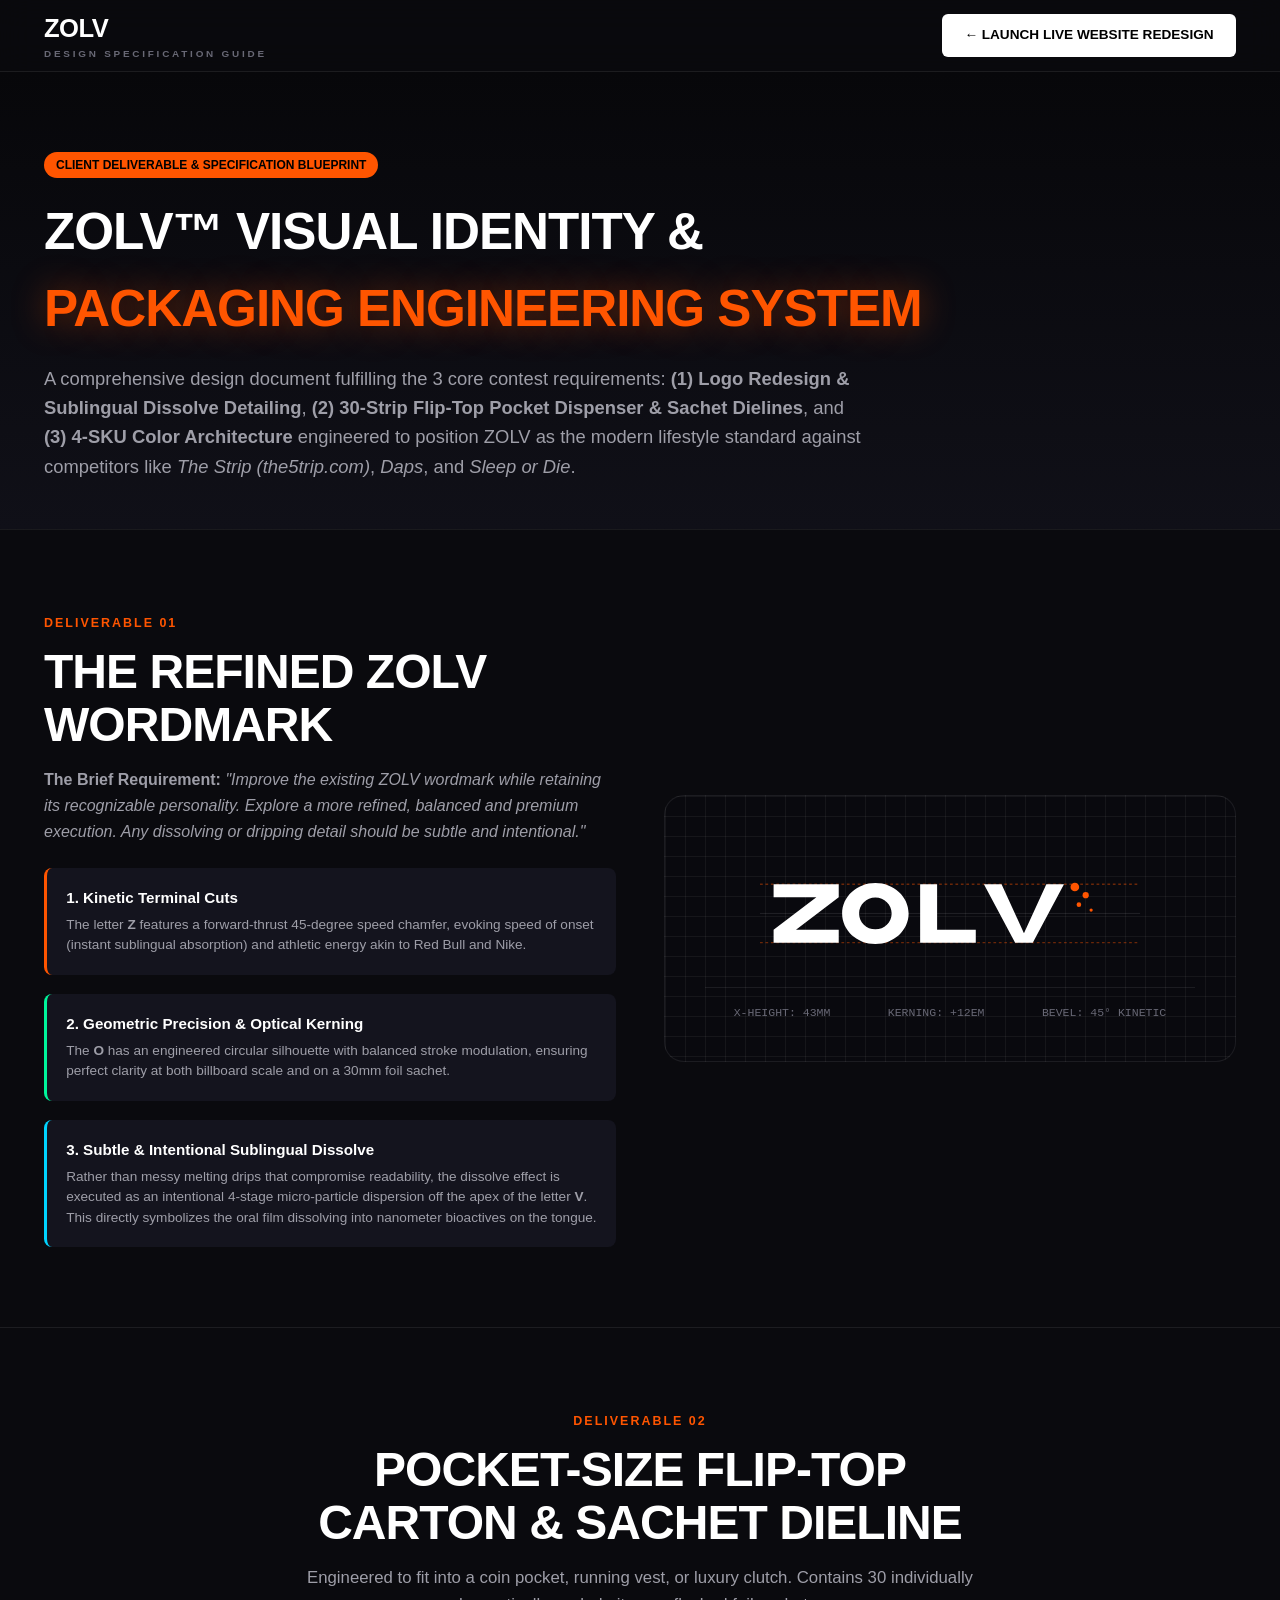
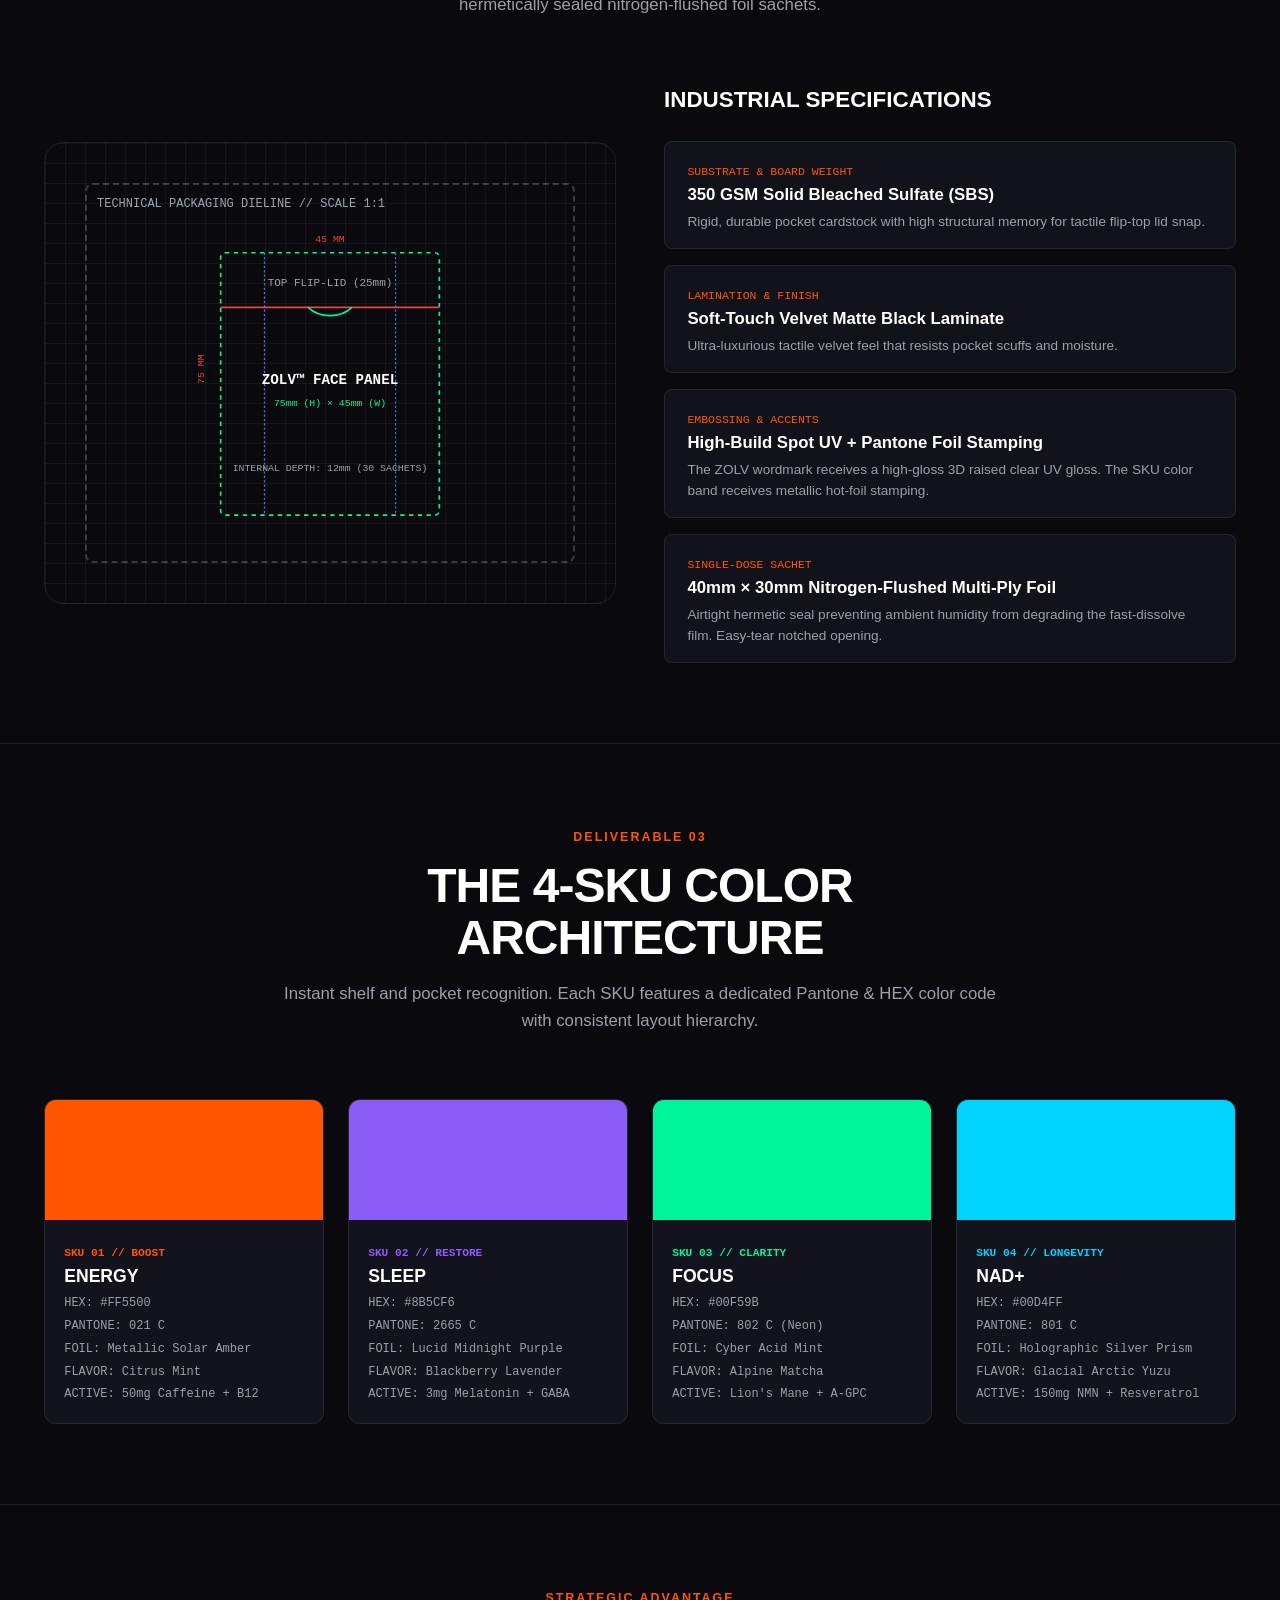
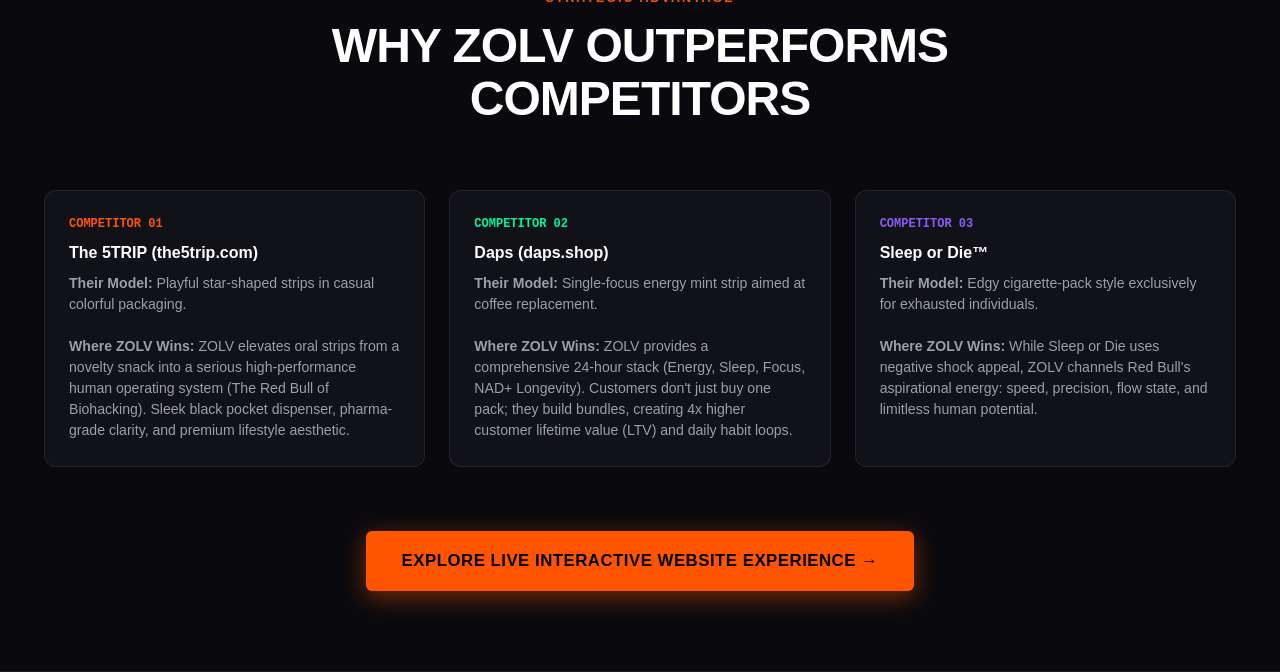
<file: brand-guide.html>
<!DOCTYPE html>
<html lang="en">
<head>
  <meta charset="UTF-8">
  <meta name="viewport" content="width=device-width, initial-scale=1.0">
  <title>ZOLV™ | Brand Identity System, Logo Redesign & Packaging Dieline Blueprint</title>
  <meta name="description" content="Official Client Brand Guideline & Technical Packaging System for ZOLV Oral Bio-Films. Fulfilling contest requirements for Logo, Flip-Top Carton, Sachet, and 4-SKU Range.">
  <link rel="stylesheet" href="styles.css">
  <style>
    /* Specialized Brand Guide Styles */
    .guide-hero {
      padding: 5rem 0 3rem;
      background: linear-gradient(180deg, #07070A 0%, #101018 100%);
      border-bottom: 1px solid var(--color-border);
    }
    .guide-title {
      font-size: clamp(2.2rem, 4vw, 3.5rem);
      font-weight: 900;
      letter-spacing: -0.02em;
      margin-bottom: 1rem;
    }
    .guide-badge {
      display: inline-block;
      background: var(--sku-primary);
      color: #000000;
      font-size: 0.75rem;
      font-weight: 900;
      padding: 0.25rem 0.75rem;
      border-radius: var(--radius-full);
      margin-bottom: 1rem;
    }
    .guide-section {
      padding: 5rem 0;
      border-bottom: 1px solid var(--color-border);
    }
    .grid-2col {
      display: grid;
      grid-template-columns: 1fr 1fr;
      gap: 3rem;
      align-items: center;
    }
    .blueprint-canvas {
      background: #09090E;
      border: 1px solid var(--color-border);
      border-radius: var(--radius-lg);
      padding: 2.5rem;
      position: relative;
    }
    .grid-paper-bg {
      background-image: 
        linear-gradient(to right, rgba(255, 255, 255, 0.05) 1px, transparent 1px),
        linear-gradient(to bottom, rgba(255, 255, 255, 0.05) 1px, transparent 1px);
      background-size: 20px 20px;
    }
    .dieline-card {
      border: 2px dashed rgba(255, 255, 255, 0.2);
      border-radius: 8px;
      padding: 1.5rem;
      position: relative;
    }
    .dieline-measure {
      position: absolute;
      font-family: var(--font-mono);
      font-size: 0.72rem;
      color: var(--sku-primary);
      font-weight: 700;
    }
    .color-spec-card {
      background: #13131D;
      border: 1px solid var(--color-border);
      border-radius: var(--radius-md);
      overflow: hidden;
    }
    .color-swatch-box {
      height: 120px;
      width: 100%;
    }
    .color-spec-details {
      padding: 1.2rem;
    }
    .color-spec-name {
      font-size: 1.1rem;
      font-weight: 900;
      margin-bottom: 0.3rem;
    }
    .color-spec-codes {
      display: flex;
      flex-direction: column;
      gap: 0.3rem;
      font-family: var(--font-mono);
      font-size: 0.75rem;
      color: var(--color-text-muted);
    }
    .comp-box {
      background: #111118;
      border: 1px solid var(--color-border);
      border-radius: var(--radius-md);
      padding: 1.5rem;
    }
    .comp-title {
      font-size: 1rem;
      font-weight: 800;
      margin-bottom: 0.5rem;
      color: #FFFFFF;
    }
    .comp-desc {
      font-size: 0.88rem;
      color: var(--color-text-muted);
      line-height: 1.5;
    }
    .back-to-site-btn {
      display: inline-flex;
      align-items: center;
      gap: 0.5rem;
      background: #FFFFFF;
      color: #000000;
      font-weight: 800;
      padding: 0.7rem 1.4rem;
      border-radius: var(--radius-sm);
      text-transform: uppercase;
      font-size: 0.85rem;
    }
    .back-to-site-btn:hover {
      background: var(--sku-primary);
    }
  </style>
</head>
<body class="theme-energy">

  <!-- Header -->
  <header class="site-header">
    <div class="container header-container">
      <a href="index.html" class="brand-logo">
        <span class="zolv-text" style="font-size: 1.6rem; font-weight: 900;">ZOLV</span>
        <span class="logo-subline">DESIGN SPECIFICATION GUIDE</span>
      </a>
      <div>
        <a href="index.html" class="back-to-site-btn">
          ← Launch Live Website Redesign
        </a>
      </div>
    </div>
  </header>

  <!-- Hero Header -->
  <section class="guide-hero">
    <div class="container">
      <span class="guide-badge">CLIENT DELIVERABLE & SPECIFICATION BLUEPRINT</span>
      <h1 class="guide-title">
        ZOLV™ VISUAL IDENTITY &<br>
        <span class="glow-text">PACKAGING ENGINEERING SYSTEM</span>
      </h1>
      <p style="font-size: 1.15rem; color: var(--color-text-muted); max-width: 820px; line-height: 1.6;">
        A comprehensive design document fulfilling the 3 core contest requirements: 
        <strong>(1) Logo Redesign & Sublingual Dissolve Detailing</strong>, 
        <strong>(2) 30-Strip Flip-Top Pocket Dispenser & Sachet Dielines</strong>, and 
        <strong>(3) 4-SKU Color Architecture</strong> engineered to position ZOLV as the modern lifestyle standard against competitors like <em>The Strip (the5trip.com)</em>, <em>Daps</em>, and <em>Sleep or Die</em>.
      </p>
    </div>
  </section>

  <!-- SECTION 1: LOGO REDESIGN SYSTEM -->
  <section class="guide-section" id="logo-system">
    <div class="container">
      <div class="grid-2col">
        <div>
          <span class="section-subtitle">DELIVERABLE 01</span>
          <h2 class="section-title">THE REFINED ZOLV WORDMARK</h2>
          <p style="color: var(--color-text-muted); font-size: 1rem; line-height: 1.6; margin-bottom: 1.5rem;">
            <strong>The Brief Requirement:</strong> <em>"Improve the existing ZOLV wordmark while retaining its recognizable personality. Explore a more refined, balanced and premium execution. Any dissolving or dripping detail should be subtle and intentional."</em>
          </p>
          <div style="display: flex; flex-direction: column; gap: 1.2rem;">
            <div style="background: #14141E; padding: 1.2rem; border-radius: 8px; border-left: 3px solid #FF5500;">
              <h4 style="font-size: 0.95rem; font-weight: 800; color: #FFFFFF; margin-bottom: 0.3rem;">1. Kinetic Terminal Cuts</h4>
              <p style="font-size: 0.85rem; color: var(--color-text-muted);">
                The letter <strong>Z</strong> features a forward-thrust 45-degree speed chamfer, evoking speed of onset (instant sublingual absorption) and athletic energy akin to Red Bull and Nike.
              </p>
            </div>
            <div style="background: #14141E; padding: 1.2rem; border-radius: 8px; border-left: 3px solid #00F59B;">
              <h4 style="font-size: 0.95rem; font-weight: 800; color: #FFFFFF; margin-bottom: 0.3rem;">2. Geometric Precision & Optical Kerning</h4>
              <p style="font-size: 0.85rem; color: var(--color-text-muted);">
                The <strong>O</strong> has an engineered circular silhouette with balanced stroke modulation, ensuring perfect clarity at both billboard scale and on a 30mm foil sachet.
              </p>
            </div>
            <div style="background: #14141E; padding: 1.2rem; border-radius: 8px; border-left: 3px solid #00D4FF;">
              <h4 style="font-size: 0.95rem; font-weight: 800; color: #FFFFFF; margin-bottom: 0.3rem;">3. Subtle & Intentional Sublingual Dissolve</h4>
              <p style="font-size: 0.85rem; color: var(--color-text-muted);">
                Rather than messy melting drips that compromise readability, the dissolve effect is executed as an intentional 4-stage micro-particle dispersion off the apex of the letter <strong>V</strong>. This directly symbolizes the oral film dissolving into nanometer bioactives on the tongue.
              </p>
            </div>
          </div>
        </div>

        <div class="blueprint-canvas grid-paper-bg text-center">
          <!-- Vector Grid Construction View -->
          <div style="padding: 2rem 0;">
            <svg viewBox="0 0 280 64" fill="none" style="width: 100%; max-width: 380px; margin: 0 auto;">
              <!-- Construction grid lines -->
              <line x1="0" y1="12" x2="280" y2="12" stroke="rgba(255, 85, 0, 0.4)" stroke-dasharray="2,2" stroke-width="1"/>
              <line x1="0" y1="55" x2="280" y2="55" stroke="rgba(255, 85, 0, 0.4)" stroke-dasharray="2,2" stroke-width="1"/>
              <line x1="0" y1="33.5" x2="280" y2="33.5" stroke="rgba(255, 255, 255, 0.15)" stroke-width="0.5"/>

              <!-- Main Vector Letters -->
              <path d="M10 12H58V21.5L26.5 45.5H58V55H10V45.5L41.5 21.5H10V12Z" fill="#FFFFFF" />
              <path fill-rule="evenodd" clip-rule="evenodd" d="M85 11C71.5 11 60.5 21 60.5 33.5C60.5 46 71.5 56 85 56C98.5 56 109.5 46 109.5 33.5C109.5 21 98.5 11 85 11ZM85 21.8C78.4 21.8 73 27 73 33.5C73 40 78.4 45.2 85 45.2C91.6 45.2 97 40 97 33.5C97 27 91.6 21.8 85 21.8Z" fill="#FFFFFF" />
              <path d="M118 12H130.5V45.5H159V55H118V12Z" fill="#FFFFFF" />
              <path d="M165 12H178L194.5 48L211 12H224L201 55H188L165 12Z" fill="#FFFFFF" />
              
              <!-- Subtle Intentional Dissolve Particles -->
              <circle cx="232" cy="14" r="3.2" fill="#FF5500" />
              <circle cx="240" cy="20" r="2.3" fill="#FF5500" />
              <circle cx="235" cy="27" r="1.7" fill="#FF5500" />
              <circle cx="244" cy="31" r="1.2" fill="#FF5500" />
            </svg>
          </div>
          <div style="font-family: var(--font-mono); font-size: 0.72rem; color: var(--color-text-subtle); display: flex; justify-content: space-around; border-top: 1px solid rgba(255,255,255,0.08); padding-top: 1rem;">
            <span>X-HEIGHT: 43MM</span>
            <span>KERNING: +12EM</span>
            <span>BEVEL: 45° KINETIC</span>
          </div>
        </div>
      </div>
    </div>
  </section>

  <!-- SECTION 2: PACKAGING ENGINEERING & DIELINE SPECS -->
  <section class="guide-section" id="packaging-blueprint">
    <div class="container">
      <div class="section-header text-center">
        <span class="section-subtitle">DELIVERABLE 02</span>
        <h2 class="section-title">POCKET-SIZE FLIP-TOP CARTON & SACHET DIELINE</h2>
        <p class="section-desc">
          Engineered to fit into a coin pocket, running vest, or luxury clutch. 
          Contains 30 individually hermetically sealed nitrogen-flushed foil sachets.
        </p>
      </div>

      <div class="grid-2col" style="margin-top: 3rem;">
        <!-- Dieline Blueprint Diagram -->
        <div class="blueprint-canvas grid-paper-bg">
          <div class="dieline-card" style="height: 380px; position: relative;">
            <div style="position: absolute; top: 10px; left: 10px; font-family: monospace; font-size: 0.75rem; color: #9CA3AF;">
              TECHNICAL PACKAGING DIELINE // SCALE 1:1
            </div>

            <!-- SVG Dieline Schematic -->
            <svg viewBox="0 0 300 300" style="width: 100%; height: 100%;" fill="none">
              <!-- Carton boundary cut lines -->
              <rect x="50" y="40" width="200" height="240" rx="4" stroke="#00F59B" stroke-width="1.5" stroke-dasharray="4,4"/>
              
              <!-- Fold / Crease Lines -->
              <line x1="50" y1="90" x2="250" y2="90" stroke="#EF4444" stroke-width="1.5"/>
              <line x1="90" y1="40" x2="90" y2="280" stroke="#3B82F6" stroke-width="1" stroke-dasharray="2,2"/>
              <line x1="210" y1="40" x2="210" y2="280" stroke="#3B82F6" stroke-width="1" stroke-dasharray="2,2"/>

              <!-- Thumb Notch Cutout -->
              <path d="M130 90 C140 100, 160 100, 170 90" stroke="#00F59B" stroke-width="1.5"/>

              <!-- Annotations -->
              <text x="150" y="70" fill="#9CA3AF" font-family="monospace" font-size="10" text-anchor="middle">TOP FLIP-LID (25mm)</text>
              <text x="150" y="160" fill="#FFFFFF" font-family="monospace" font-size="13" font-weight="bold" text-anchor="middle">ZOLV™ FACE PANEL</text>
              <text x="150" y="180" fill="#00F59B" font-family="monospace" font-size="9" text-anchor="middle">75mm (H) × 45mm (W)</text>
              <text x="150" y="240" fill="#9CA3AF" font-family="monospace" font-size="9" text-anchor="middle">INTERNAL DEPTH: 12mm (30 SACHETS)</text>

              <!-- Measure indicators -->
              <text x="35" y="160" fill="#EF4444" font-family="monospace" font-size="9" transform="rotate(-90 35,160)">75 MM</text>
              <text x="150" y="30" fill="#EF4444" font-family="monospace" font-size="9" text-anchor="middle">45 MM</text>
            </svg>
          </div>
        </div>

        <!-- Material & Finishing Specs List -->
        <div>
          <h3 style="font-size: 1.4rem; font-weight: 900; margin-bottom: 1.5rem;">INDUSTRIAL SPECIFICATIONS</h3>
          <div style="display: flex; flex-direction: column; gap: 1rem;">
            <div style="background: #12121A; padding: 1rem 1.4rem; border-radius: 8px; border: 1px solid var(--color-border);">
              <span style="font-family: var(--font-mono); font-size: 0.72rem; color: var(--sku-primary);">SUBSTRATE & BOARD WEIGHT</span>
              <h4 style="font-size: 1.05rem; font-weight: 800; color: #FFFFFF;">350 GSM Solid Bleached Sulfate (SBS)</h4>
              <p style="font-size: 0.85rem; color: var(--color-text-muted); margin-top: 0.3rem;">
                Rigid, durable pocket cardstock with high structural memory for tactile flip-top lid snap.
              </p>
            </div>

            <div style="background: #12121A; padding: 1rem 1.4rem; border-radius: 8px; border: 1px solid var(--color-border);">
              <span style="font-family: var(--font-mono); font-size: 0.72rem; color: var(--sku-primary);">LAMINATION & FINISH</span>
              <h4 style="font-size: 1.05rem; font-weight: 800; color: #FFFFFF;">Soft-Touch Velvet Matte Black Laminate</h4>
              <p style="font-size: 0.85rem; color: var(--color-text-muted); margin-top: 0.3rem;">
                Ultra-luxurious tactile velvet feel that resists pocket scuffs and moisture.
              </p>
            </div>

            <div style="background: #12121A; padding: 1rem 1.4rem; border-radius: 8px; border: 1px solid var(--color-border);">
              <span style="font-family: var(--font-mono); font-size: 0.72rem; color: var(--sku-primary);">EMBOSSING & ACCENTS</span>
              <h4 style="font-size: 1.05rem; font-weight: 800; color: #FFFFFF;">High-Build Spot UV + Pantone Foil Stamping</h4>
              <p style="font-size: 0.85rem; color: var(--color-text-muted); margin-top: 0.3rem;">
                The ZOLV wordmark receives a high-gloss 3D raised clear UV gloss. The SKU color band receives metallic hot-foil stamping.
              </p>
            </div>

            <div style="background: #12121A; padding: 1rem 1.4rem; border-radius: 8px; border: 1px solid var(--color-border);">
              <span style="font-family: var(--font-mono); font-size: 0.72rem; color: var(--sku-primary);">SINGLE-DOSE SACHET</span>
              <h4 style="font-size: 1.05rem; font-weight: 800; color: #FFFFFF;">40mm × 30mm Nitrogen-Flushed Multi-Ply Foil</h4>
              <p style="font-size: 0.85rem; color: var(--color-text-muted); margin-top: 0.3rem;">
                Airtight hermetic seal preventing ambient humidity from degrading the fast-dissolve film. Easy-tear notched opening.
              </p>
            </div>
          </div>
        </div>
      </div>
    </div>
  </section>

  <!-- SECTION 3: 4-SKU COLOR SYSTEM & PRODUCT FAMILY -->
  <section class="guide-section" id="color-system">
    <div class="container">
      <div class="section-header text-center">
        <span class="section-subtitle">DELIVERABLE 03</span>
        <h2 class="section-title">THE 4-SKU COLOR ARCHITECTURE</h2>
        <p class="section-desc">
          Instant shelf and pocket recognition. Each SKU features a dedicated Pantone & HEX color code with consistent layout hierarchy.
        </p>
      </div>

      <div style="display: grid; grid-template-columns: repeat(4, 1fr); gap: 1.5rem; margin-top: 3rem;">
        
        <!-- Energy SKU -->
        <div class="color-spec-card">
          <div class="color-swatch-box" style="background: #FF5500;"></div>
          <div class="color-spec-details">
            <span style="font-size: 0.7rem; font-weight: 800; color: #FF5500; font-family: monospace;">SKU 01 // BOOST</span>
            <h4 class="color-spec-name">ENERGY</h4>
            <div class="color-spec-codes">
              <span>HEX: #FF5500</span>
              <span>PANTONE: 021 C</span>
              <span>FOIL: Metallic Solar Amber</span>
              <span>FLAVOR: Citrus Mint</span>
              <span>ACTIVE: 50mg Caffeine + B12</span>
            </div>
          </div>
        </div>

        <!-- Sleep SKU -->
        <div class="color-spec-card">
          <div class="color-swatch-box" style="background: #8B5CF6;"></div>
          <div class="color-spec-details">
            <span style="font-size: 0.7rem; font-weight: 800; color: #8B5CF6; font-family: monospace;">SKU 02 // RESTORE</span>
            <h4 class="color-spec-name">SLEEP</h4>
            <div class="color-spec-codes">
              <span>HEX: #8B5CF6</span>
              <span>PANTONE: 2665 C</span>
              <span>FOIL: Lucid Midnight Purple</span>
              <span>FLAVOR: Blackberry Lavender</span>
              <span>ACTIVE: 3mg Melatonin + GABA</span>
            </div>
          </div>
        </div>

        <!-- Focus SKU -->
        <div class="color-spec-card">
          <div class="color-swatch-box" style="background: #00F59B;"></div>
          <div class="color-spec-details">
            <span style="font-size: 0.7rem; font-weight: 800; color: #00F59B; font-family: monospace;">SKU 03 // CLARITY</span>
            <h4 class="color-spec-name">FOCUS</h4>
            <div class="color-spec-codes">
              <span>HEX: #00F59B</span>
              <span>PANTONE: 802 C (Neon)</span>
              <span>FOIL: Cyber Acid Mint</span>
              <span>FLAVOR: Alpine Matcha</span>
              <span>ACTIVE: Lion's Mane + A-GPC</span>
            </div>
          </div>
        </div>

        <!-- NAD+ SKU -->
        <div class="color-spec-card">
          <div class="color-swatch-box" style="background: #00D4FF;"></div>
          <div class="color-spec-details">
            <span style="font-size: 0.7rem; font-weight: 800; color: #00D4FF; font-family: monospace;">SKU 04 // LONGEVITY</span>
            <h4 class="color-spec-name">NAD+</h4>
            <div class="color-spec-codes">
              <span>HEX: #00D4FF</span>
              <span>PANTONE: 801 C</span>
              <span>FOIL: Holographic Silver Prism</span>
              <span>FLAVOR: Glacial Arctic Yuzu</span>
              <span>ACTIVE: 150mg NMN + Resveratrol</span>
            </div>
          </div>
        </div>

      </div>
    </div>
  </section>

  <!-- SECTION 4: COMPETITIVE TEARDOWN -->
  <section class="guide-section" id="competitors">
    <div class="container">
      <div class="section-header text-center">
        <span class="section-subtitle">STRATEGIC ADVANTAGE</span>
        <h2 class="section-title">WHY ZOLV OUTPERFORMS COMPETITORS</h2>
      </div>

      <div style="display: grid; grid-template-columns: repeat(3, 1fr); gap: 1.5rem; margin-top: 3rem;">
        <div class="comp-box">
          <div style="font-family: monospace; font-size: 0.75rem; color: #FF5500; font-weight: 800; margin-bottom: 0.5rem;">COMPETITOR 01</div>
          <h4 class="comp-title">The 5TRIP (the5trip.com)</h4>
          <p class="comp-desc">
            <strong>Their Model:</strong> Playful star-shaped strips in casual colorful packaging.<br><br>
            <strong>Where ZOLV Wins:</strong> ZOLV elevates oral strips from a novelty snack into a serious high-performance human operating system (The Red Bull of Biohacking). Sleek black pocket dispenser, pharma-grade clarity, and premium lifestyle aesthetic.
          </p>
        </div>

        <div class="comp-box">
          <div style="font-family: monospace; font-size: 0.75rem; color: #00F59B; font-weight: 800; margin-bottom: 0.5rem;">COMPETITOR 02</div>
          <h4 class="comp-title">Daps (daps.shop)</h4>
          <p class="comp-desc">
            <strong>Their Model:</strong> Single-focus energy mint strip aimed at coffee replacement.<br><br>
            <strong>Where ZOLV Wins:</strong> ZOLV provides a comprehensive 24-hour stack (Energy, Sleep, Focus, NAD+ Longevity). Customers don't just buy one pack; they build bundles, creating 4x higher customer lifetime value (LTV) and daily habit loops.
          </p>
        </div>

        <div class="comp-box">
          <div style="font-family: monospace; font-size: 0.75rem; color: #8B5CF6; font-weight: 800; margin-bottom: 0.5rem;">COMPETITOR 03</div>
          <h4 class="comp-title">Sleep or Die™</h4>
          <p class="comp-desc">
            <strong>Their Model:</strong> Edgy cigarette-pack style exclusively for exhausted individuals.<br><br>
            <strong>Where ZOLV Wins:</strong> While Sleep or Die uses negative shock appeal, ZOLV channels Red Bull's aspirational energy: speed, precision, flow state, and limitless human potential.
          </p>
        </div>
      </div>

      <div style="margin-top: 4rem; text-align: center;">
        <a href="index.html" class="btn btn-primary btn-lg">
          Explore Live Interactive Website Experience →
        </a>
      </div>
    </div>
  </section>

</body>
</html>
</file>
<file: styles.css>
/* ==========================================================================
   ZOLV™ BRAND & PACKAGING DESIGN SYSTEM - CORE STYLESHEET
   Aesthetic: Premium Neo-Brutalist High-Performance DTC (Red Bull x Apple Pro)
   ========================================================================== */

:root {
  /* Dynamic SKU Theme Variables (Defaults to Energy) */
  --sku-primary: #FF5500;
  --sku-primary-glow: rgba(255, 85, 0, 0.45);
  --sku-secondary: #FFAA00;
  --sku-bg-tint: rgba(255, 85, 0, 0.06);
  --sku-border: rgba(255, 85, 0, 0.3);

  /* Global Color Palette */
  --color-bg: #0A0A0E;
  --color-surface: #121218;
  --color-surface-hover: #1A1A22;
  --color-surface-subtle: #181822;
  --color-border: rgba(255, 255, 255, 0.08);
  --color-border-hover: rgba(255, 255, 255, 0.2);
  --color-text-main: #FFFFFF;
  --color-text-muted: #9E9EA8;
  --color-text-subtle: #686875;
  --color-accent-green: #00F59B;
  --color-card-dark: #0E0E14;

  /* Typography */
  --font-heading: -apple-system, BlinkMacSystemFont, "Segoe UI", Roboto, "Helvetica Neue", Arial, sans-serif;
  --font-mono: ui-monospace, SFMono-Regular, "SF Mono", Menlo, Consolas, monospace;

  /* Spacing & Layout */
  --container-max: 1240px;
  --header-height: 72px;
  --radius-sm: 6px;
  --radius-md: 12px;
  --radius-lg: 20px;
  --radius-xl: 28px;
  --radius-full: 9999px;

  /* Shadows & Glows */
  --shadow-subtle: 0 4px 20px rgba(0, 0, 0, 0.4);
  --shadow-elevated: 0 12px 40px rgba(0, 0, 0, 0.6);
  --shadow-pack: 0 25px 60px -15px rgba(0, 0, 0, 0.85);

  /* Transitions */
  --transition-fast: 0.2s cubic-bezier(0.16, 1, 0.3, 1);
  --transition-smooth: 0.35s cubic-bezier(0.16, 1, 0.3, 1);
  --transition-spring: 0.5s cubic-bezier(0.34, 1.56, 0.64, 1);
}

/* ================= THEME SKU OVERRIDES ================= */
body.theme-energy {
  --sku-primary: #FF5500;
  --sku-primary-glow: rgba(255, 85, 0, 0.45);
  --sku-secondary: #FF8800;
  --sku-bg-tint: rgba(255, 85, 0, 0.07);
  --sku-border: rgba(255, 85, 0, 0.35);
}

body.theme-sleep {
  --sku-primary: #8B5CF6;
  --sku-primary-glow: rgba(139, 92, 246, 0.45);
  --sku-secondary: #A78BFA;
  --sku-bg-tint: rgba(139, 92, 246, 0.08);
  --sku-border: rgba(139, 92, 246, 0.35);
}

body.theme-focus {
  --sku-primary: #00F59B;
  --sku-primary-glow: rgba(0, 245, 155, 0.4);
  --sku-secondary: #34D399;
  --sku-bg-tint: rgba(0, 245, 155, 0.07);
  --sku-border: rgba(0, 245, 155, 0.35);
}

body.theme-nad {
  --sku-primary: #00D4FF;
  --sku-primary-glow: rgba(0, 212, 255, 0.45);
  --sku-secondary: #7DD3FC;
  --sku-bg-tint: rgba(0, 212, 255, 0.07);
  --sku-border: rgba(0, 212, 255, 0.35);
}

/* ================= RESET & BASE ================= */
*, *::before, *::after {
  box-sizing: border-box;
  margin: 0;
  padding: 0;
}

html {
  scroll-behavior: smooth;
  font-size: 16px;
  background-color: var(--color-bg);
  color: var(--color-text-main);
  font-family: var(--font-heading);
  -webkit-font-smoothing: antialiased;
}

body {
  background-color: var(--color-bg);
  color: var(--color-text-main);
  line-height: 1.5;
  overflow-x: hidden;
  position: relative;
  transition: background-color var(--transition-smooth);
}

img, svg {
  display: block;
  max-width: 100%;
}

a {
  color: inherit;
  text-decoration: none;
  transition: color var(--transition-fast);
}

button {
  font-family: inherit;
  cursor: pointer;
  border: none;
  background: none;
  color: inherit;
  outline: none;
}

.container {
  width: 100%;
  max-width: var(--container-max);
  margin: 0 auto;
  padding: 0 1.5rem;
}

/* ================= UTILITY CLASSES ================= */
.text-center { text-align: center; }
.w-full { width: 100%; }
.text-green { color: var(--color-accent-green); }

.glow-text {
  color: var(--sku-primary);
  text-shadow: 0 0 35px var(--sku-primary-glow);
  transition: color var(--transition-smooth), text-shadow var(--transition-smooth);
}

/* Noise texture backdrop */
.noise-overlay {
  position: fixed;
  inset: 0;
  background-image: radial-gradient(rgba(255, 255, 255, 0.03) 1px, transparent 1px);
  background-size: 24px 24px;
  pointer-events: none;
  z-index: 1;
}

.ambient-glow {
  position: absolute;
  top: -150px;
  right: 10%;
  width: 600px;
  height: 600px;
  background: radial-gradient(circle, var(--sku-primary-glow) 0%, transparent 70%);
  filter: blur(80px);
  opacity: 0.6;
  pointer-events: none;
  z-index: 0;
  transition: background var(--transition-smooth);
}

/* ================= BUTTONS ================= */
.btn {
  display: inline-flex;
  align-items: center;
  justify-content: center;
  gap: 0.6rem;
  font-weight: 700;
  font-size: 0.95rem;
  letter-spacing: 0.03em;
  padding: 0.9rem 1.6rem;
  border-radius: var(--radius-sm);
  transition: all var(--transition-fast);
  text-transform: uppercase;
  position: relative;
  overflow: hidden;
}

.btn-primary {
  background: var(--sku-primary);
  color: #000000;
  box-shadow: 0 6px 24px var(--sku-primary-glow);
}

.btn-primary:hover {
  transform: translateY(-2px);
  box-shadow: 0 10px 32px var(--sku-primary-glow);
  filter: brightness(1.1);
}

.btn-secondary {
  background: rgba(255, 255, 255, 0.08);
  color: #FFFFFF;
  border: 1px solid var(--color-border-hover);
  backdrop-filter: blur(10px);
}

.btn-secondary:hover {
  background: rgba(255, 255, 255, 0.15);
  transform: translateY(-2px);
}

.btn-outline {
  border: 1px solid var(--sku-border);
  color: var(--sku-primary);
  background: rgba(0, 0, 0, 0.4);
}

.btn-outline:hover {
  background: var(--sku-bg-tint);
  border-color: var(--sku-primary);
}

.btn-sm {
  padding: 0.55rem 1rem;
  font-size: 0.8rem;
}

.btn-lg {
  padding: 1.1rem 2.2rem;
  font-size: 1.05rem;
  font-weight: 800;
}

/* ================= TOP ANNOUNCEMENT BAR ================= */
.top-announcement {
  background: #000000;
  border-bottom: 1px solid var(--color-border);
  font-size: 0.8rem;
  font-weight: 600;
  padding: 0.5rem 0;
  position: relative;
  z-index: 50;
}

.announcement-inner {
  display: flex;
  align-items: center;
  justify-content: center;
  gap: 1rem;
  flex-wrap: wrap;
}

.announcement-pill {
  background: var(--sku-primary);
  color: #000000;
  padding: 0.15rem 0.6rem;
  border-radius: var(--radius-full);
  font-size: 0.7rem;
  font-weight: 800;
  letter-spacing: 0.05em;
}

.announcement-text {
  color: var(--color-text-muted);
}

.announcement-text strong {
  color: #FFFFFF;
}

.announcement-link {
  color: var(--sku-primary);
  font-weight: 700;
}

.announcement-link:hover {
  text-decoration: underline;
}

.brand-guide-badge {
  display: inline-flex;
  align-items: center;
  gap: 0.4rem;
  background: rgba(255, 255, 255, 0.1);
  padding: 0.2rem 0.7rem;
  border-radius: var(--radius-full);
  color: #FFFFFF;
  border: 1px solid rgba(255, 255, 255, 0.2);
  transition: all var(--transition-fast);
}

.brand-guide-badge:hover {
  background: var(--sku-primary);
  color: #000000;
  border-color: var(--sku-primary);
}

/* ================= SITE HEADER ================= */
.site-header {
  position: sticky;
  top: 0;
  width: 100%;
  height: var(--header-height);
  background: rgba(10, 10, 14, 0.85);
  backdrop-filter: blur(16px);
  -webkit-backdrop-filter: blur(16px);
  border-bottom: 1px solid var(--color-border);
  z-index: 40;
  transition: all var(--transition-fast);
}

.header-container {
  display: flex;
  align-items: center;
  justify-content: space-between;
  height: 100%;
}

/* Brand Logo (Refined Vector SVG) */
.brand-logo {
  display: flex;
  flex-direction: column;
  gap: 0.15rem;
}

.logo-wrapper {
  display: flex;
  align-items: baseline;
  gap: 0.25rem;
}

.zolv-text {
  font-size: 1.8rem;
  font-weight: 900;
  letter-spacing: -0.02em;
  color: #FFFFFF;
}

.zolv-wordmark-svg {
  height: 28px;
  width: auto;
  overflow: visible;
}

.dissolve-particle {
  transition: fill var(--transition-smooth);
}

.tm-mark {
  font-size: 0.65rem;
  font-weight: 800;
  color: var(--sku-primary);
}

.logo-subline {
  font-size: 0.62rem;
  letter-spacing: 0.28em;
  color: var(--color-text-subtle);
  font-weight: 700;
  margin-top: -2px;
}

/* Navigation Links */
.main-nav {
  display: flex;
  align-items: center;
}

.nav-links {
  display: flex;
  list-style: none;
  gap: 2rem;
  align-items: center;
}

.nav-item {
  font-size: 0.88rem;
  font-weight: 600;
  color: var(--color-text-muted);
  letter-spacing: 0.02em;
  padding: 0.5rem 0;
  position: relative;
}

.nav-item:hover, .nav-item.active {
  color: #FFFFFF;
}

.nav-item::after {
  content: "";
  position: absolute;
  bottom: 0;
  left: 0;
  width: 0;
  height: 2px;
  background: var(--sku-primary);
  transition: width var(--transition-fast);
}

.nav-item:hover::after {
  width: 100%;
}

.badge-sku-count {
  background: var(--sku-bg-tint);
  color: var(--sku-primary);
  border: 1px solid var(--sku-border);
  font-size: 0.68rem;
  padding: 0.1rem 0.4rem;
  border-radius: var(--radius-full);
  margin-left: 0.3rem;
  font-weight: 800;
}

.highlight-link {
  color: var(--sku-primary);
}

/* Dropdown */
.has-dropdown {
  position: relative;
}

.nav-dropdown {
  position: absolute;
  top: 100%;
  left: 0;
  width: 290px;
  background: #14141C;
  border: 1px solid var(--color-border);
  border-radius: var(--radius-md);
  padding: 0.6rem;
  box-shadow: var(--shadow-elevated);
  opacity: 0;
  visibility: hidden;
  transform: translateY(10px);
  transition: all var(--transition-fast);
  z-index: 100;
  display: flex;
  flex-direction: column;
  gap: 0.3rem;
}

.has-dropdown:hover .nav-dropdown {
  opacity: 1;
  visibility: visible;
  transform: translateY(0);
}

.dropdown-item {
  display: flex;
  align-items: center;
  gap: 0.8rem;
  padding: 0.6rem 0.8rem;
  border-radius: var(--radius-sm);
  transition: background var(--transition-fast);
}

.dropdown-item:hover {
  background: rgba(255, 255, 255, 0.06);
}

.dropdown-item strong {
  display: block;
  font-size: 0.85rem;
  color: #FFFFFF;
}

.dropdown-item span {
  font-size: 0.72rem;
  color: var(--color-text-muted);
}

.sku-dot {
  width: 10px;
  height: 10px;
  border-radius: 50%;
  flex-shrink: 0;
}

.sku-dot-energy { background: #FF5500; box-shadow: 0 0 8px #FF5500; }
.sku-dot-sleep { background: #8B5CF6; box-shadow: 0 0 8px #8B5CF6; }
.sku-dot-focus { background: #00F59B; box-shadow: 0 0 8px #00F59B; }
.sku-dot-nad { background: #00D4FF; box-shadow: 0 0 8px #00D4FF; }

/* Header Actions */
.header-actions {
  display: flex;
  align-items: center;
  gap: 0.8rem;
}

.spec-btn {
  display: flex;
  align-items: center;
  gap: 0.4rem;
  font-size: 0.8rem;
  font-weight: 700;
  color: var(--color-text-muted);
  border: 1px solid var(--color-border);
  padding: 0.45rem 0.85rem;
  border-radius: var(--radius-full);
  background: rgba(255, 255, 255, 0.03);
  transition: all var(--transition-fast);
}

.spec-btn:hover {
  color: #FFFFFF;
  border-color: var(--color-border-hover);
  background: rgba(255, 255, 255, 0.08);
}

.icon-btn {
  width: 40px;
  height: 40px;
  display: flex;
  align-items: center;
  justify-content: center;
  border-radius: 50%;
  border: 1px solid var(--color-border);
  color: var(--color-text-muted);
  transition: all var(--transition-fast);
}

.icon-btn:hover {
  color: #FFFFFF;
  border-color: var(--color-border-hover);
}

.cart-trigger {
  display: flex;
  align-items: center;
  gap: 0.4rem;
  background: #181822;
  border: 1px solid var(--sku-border);
  padding: 0.5rem 0.9rem;
  border-radius: var(--radius-full);
  color: #FFFFFF;
  font-weight: 700;
  transition: all var(--transition-fast);
}

.cart-trigger:hover {
  background: var(--sku-bg-tint);
  border-color: var(--sku-primary);
  transform: scale(1.03);
}

.cart-count {
  background: var(--sku-primary);
  color: #000000;
  font-size: 0.72rem;
  font-weight: 800;
  padding: 0.15rem 0.5rem;
  border-radius: var(--radius-full);
  min-width: 18px;
  text-align: center;
}

.mobile-toggle {
  display: none;
  flex-direction: column;
  gap: 5px;
  width: 30px;
  height: 24px;
}

.mobile-toggle span {
  display: block;
  width: 100%;
  height: 2px;
  background: #FFFFFF;
  transition: all var(--transition-fast);
}

/* ================= HERO SECTION ================= */
.hero-section {
  position: relative;
  padding: 4.5rem 0 5rem;
  min-height: calc(100vh - var(--header-height));
  display: flex;
  align-items: center;
  z-index: 2;
}

.hero-grid {
  display: grid;
  grid-template-columns: 1.15fr 0.95fr;
  gap: 3.5rem;
  align-items: center;
}

.hero-tag-wrap {
  display: flex;
  align-items: center;
  gap: 0.8rem;
  margin-bottom: 1.4rem;
  flex-wrap: wrap;
}

.hero-tag {
  display: inline-flex;
  align-items: center;
  gap: 0.5rem;
  background: var(--sku-bg-tint);
  border: 1px solid var(--sku-border);
  color: var(--sku-primary);
  padding: 0.35rem 0.85rem;
  border-radius: var(--radius-full);
  font-size: 0.75rem;
  font-weight: 800;
  letter-spacing: 0.06em;
  transition: all var(--transition-smooth);
}

.pulse-led {
  width: 7px;
  height: 7px;
  border-radius: 50%;
  background: var(--sku-primary);
  box-shadow: 0 0 10px var(--sku-primary);
  animation: pulse-glow 2s infinite;
}

@keyframes pulse-glow {
  0%, 100% { opacity: 1; transform: scale(1); }
  50% { opacity: 0.4; transform: scale(0.85); }
}

.hero-subtag {
  color: var(--color-text-subtle);
  font-size: 0.8rem;
  font-weight: 600;
  font-family: var(--font-mono);
}

.hero-title {
  font-size: clamp(2.4rem, 4.8vw, 4.2rem);
  font-weight: 900;
  line-height: 1.05;
  letter-spacing: -0.03em;
  margin-bottom: 1.5rem;
  text-transform: uppercase;
}

.hero-description {
  font-size: 1.1rem;
  line-height: 1.6;
  color: var(--color-text-muted);
  max-width: 580px;
  margin-bottom: 2rem;
}

.hero-description strong {
  color: #FFFFFF;
}

/* SKU Switcher Pills */
.hero-sku-selector {
  margin-bottom: 2.2rem;
}

.selector-label {
  display: block;
  font-size: 0.72rem;
  letter-spacing: 0.12em;
  color: var(--color-text-subtle);
  font-weight: 800;
  margin-bottom: 0.75rem;
}

.sku-pill-group {
  display: grid;
  grid-template-columns: repeat(4, 1fr);
  gap: 0.6rem;
}

.sku-pill {
  background: #14141C;
  border: 1px solid var(--color-border);
  padding: 0.7rem 0.8rem;
  border-radius: var(--radius-sm);
  text-align: left;
  transition: all var(--transition-fast);
  display: flex;
  flex-direction: column;
  gap: 0.15rem;
  position: relative;
}

.sku-pill .dot {
  width: 8px;
  height: 8px;
  border-radius: 50%;
  margin-bottom: 0.2rem;
}

.sku-pill[data-sku="energy"] .dot { background: #FF5500; }
.sku-pill[data-sku="sleep"] .dot { background: #8B5CF6; }
.sku-pill[data-sku="focus"] .dot { background: #00F59B; }
.sku-pill[data-sku="nad"] .dot { background: #00D4FF; }

.sku-pill strong {
  font-size: 0.82rem;
  color: #FFFFFF;
  letter-spacing: 0.05em;
}

.sku-pill small {
  font-size: 0.68rem;
  color: var(--color-text-muted);
  white-space: nowrap;
  overflow: hidden;
  text-overflow: ellipsis;
}

.sku-pill:hover {
  background: #1C1C26;
  border-color: var(--color-border-hover);
}

.sku-pill.active {
  border-color: var(--sku-primary);
  background: var(--sku-bg-tint);
  box-shadow: 0 0 20px var(--sku-primary-glow);
}

/* Hero CTA Group */
.hero-cta-group {
  display: flex;
  align-items: center;
  gap: 1rem;
  flex-wrap: wrap;
  margin-bottom: 3rem;
}

/* Hero Metrics */
.hero-metrics {
  display: flex;
  align-items: center;
  gap: 1.8rem;
  padding-top: 1.8rem;
  border-top: 1px solid var(--color-border);
}

.metric-item {
  display: flex;
  flex-direction: column;
}

.metric-val {
  font-size: 1.8rem;
  font-weight: 900;
  color: #FFFFFF;
  line-height: 1;
  font-family: var(--font-mono);
}

.metric-lbl {
  font-size: 0.72rem;
  color: var(--color-text-subtle);
  text-transform: uppercase;
  font-weight: 700;
  margin-top: 0.3rem;
}

.metric-divider {
  width: 1px;
  height: 32px;
  background: var(--color-border);
}

/* ================= RIGHT HERO: 3D PACKAGING STAGE ================= */
.hero-visual {
  position: relative;
  display: flex;
  justify-content: center;
}

.packaging-stage-wrapper {
  position: relative;
  width: 100%;
  max-width: 480px;
}

.packaging-card-3d {
  background: radial-gradient(circle at 50% 20%, #1A1A24 0%, #0D0D12 100%);
  border: 1px solid var(--sku-border);
  border-radius: var(--radius-xl);
  padding: 1.5rem;
  box-shadow: var(--shadow-pack);
  position: relative;
  transition: all var(--transition-smooth);
  backdrop-filter: blur(20px);
}

.packaging-card-3d:hover {
  border-color: var(--sku-primary);
  box-shadow: 0 30px 80px -10px var(--sku-primary-glow);
}

/* Pack Controls Overlay (Flip Open, Carton, Sachet) */
.pack-controls-overlay {
  display: flex;
  background: rgba(0, 0, 0, 0.6);
  padding: 0.35rem;
  border-radius: var(--radius-full);
  gap: 0.35rem;
  border: 1px solid var(--color-border);
  margin-bottom: 1.5rem;
}

.pack-ctrl-btn {
  flex: 1;
  display: inline-flex;
  align-items: center;
  justify-content: center;
  gap: 0.4rem;
  padding: 0.5rem 0.6rem;
  border-radius: var(--radius-full);
  font-size: 0.74rem;
  font-weight: 700;
  color: var(--color-text-muted);
  transition: all var(--transition-fast);
}

.pack-ctrl-btn:hover {
  color: #FFFFFF;
}

.pack-ctrl-btn.active {
  background: var(--sku-primary);
  color: #000000;
  box-shadow: 0 2px 10px var(--sku-primary-glow);
}

/* Viewport for Packaging Mockup */
.pack-render-viewport {
  width: 100%;
  height: 380px;
  display: flex;
  align-items: center;
  justify-content: center;
  position: relative;
  perspective: 1000px;
}

.packaging-mockup-wrapper {
  width: 100%;
  height: 100%;
  display: flex;
  align-items: center;
  justify-content: center;
  transition: transform var(--transition-spring);
}

.packaging-mockup-wrapper:hover {
  transform: translateY(-8px) rotateY(6deg);
}

.pack-svg-root {
  width: 100%;
  height: 100%;
  max-height: 360px;
  filter: drop-shadow(0 20px 30px rgba(0, 0, 0, 0.7));
}

.pocket-scale-badge {
  display: flex;
  align-items: center;
  justify-content: center;
  gap: 0.5rem;
  font-size: 0.74rem;
  color: var(--color-text-subtle);
  margin-top: 1.2rem;
  padding-top: 0.9rem;
  border-top: 1px solid var(--color-border);
  font-family: var(--font-mono);
}

/* SKU Spec Floating Badge */
.sku-spec-floating-card {
  position: absolute;
  bottom: -35px;
  right: -25px;
  background: #14141E;
  border: 1px solid var(--sku-border);
  border-radius: var(--radius-md);
  padding: 1.1rem 1.3rem;
  box-shadow: var(--shadow-elevated);
  width: 270px;
  z-index: 10;
  backdrop-filter: blur(20px);
  transition: all var(--transition-smooth);
}

.sku-spec-header {
  display: flex;
  align-items: center;
  justify-content: space-between;
  margin-bottom: 0.4rem;
}

.sku-badge-pill {
  font-size: 0.7rem;
  font-weight: 800;
  color: var(--sku-primary);
  font-family: var(--font-mono);
}

.sku-price-tag {
  font-size: 1.1rem;
  font-weight: 900;
  color: #FFFFFF;
}

.sku-price-tag span {
  font-size: 0.7rem;
  color: var(--color-text-muted);
  font-weight: 400;
}

.sku-spec-flavor {
  font-size: 0.8rem;
  color: var(--color-text-muted);
  margin-bottom: 0.6rem;
}

.sku-spec-flavor strong {
  color: #FFFFFF;
}

.sku-actives-list {
  display: flex;
  flex-direction: column;
  gap: 0.25rem;
  margin-bottom: 0.8rem;
  padding: 0.5rem 0;
  border-top: 1px solid var(--color-border);
}

.act-item {
  display: flex;
  align-items: center;
  gap: 0.4rem;
  font-size: 0.74rem;
  color: var(--color-text-muted);
}

.act-item::before {
  content: "⚡";
  font-size: 0.7rem;
  color: var(--sku-primary);
}

/* ================= KINETIC MARQUEE TICKER ================= */
.ticker-wrapper {
  background: #000000;
  border-top: 1px solid var(--color-border);
  border-bottom: 1px solid var(--color-border);
  padding: 1.1rem 0;
  overflow: hidden;
  white-space: nowrap;
  position: relative;
  z-index: 5;
}

.ticker-track {
  display: inline-flex;
  align-items: center;
  gap: 2rem;
  animation: marquee 28s linear infinite;
}

.ticker-item {
  font-size: 0.95rem;
  font-weight: 800;
  letter-spacing: 0.12em;
  color: #FFFFFF;
  text-transform: uppercase;
}

.ticker-dot {
  color: var(--sku-primary);
  font-size: 1.2rem;
}

@keyframes marquee {
  0% { transform: translateX(0); }
  100% { transform: translateX(-50%); }
}

/* ================= PRODUCTS SECTION ================= */
.products-section {
  padding: 6.5rem 0;
  position: relative;
  background: #0D0D12;
}

.section-header {
  max-width: 720px;
  margin: 0 auto 4rem;
}

.section-subtitle {
  display: inline-block;
  font-size: 0.78rem;
  font-weight: 800;
  letter-spacing: 0.16em;
  color: var(--sku-primary);
  margin-bottom: 0.8rem;
  text-transform: uppercase;
  transition: color var(--transition-smooth);
}

.section-title {
  font-size: clamp(2rem, 3.8vw, 3rem);
  font-weight: 900;
  letter-spacing: -0.02em;
  line-height: 1.1;
  text-transform: uppercase;
  margin-bottom: 1rem;
}

.section-desc {
  font-size: 1.05rem;
  color: var(--color-text-muted);
  line-height: 1.6;
}

/* 4 SKU Grid */
.products-grid {
  display: grid;
  grid-template-columns: repeat(4, 1fr);
  gap: 1.5rem;
}

.product-card {
  background: #13131A;
  border: 1px solid var(--color-border);
  border-radius: var(--radius-lg);
  overflow: hidden;
  display: flex;
  flex-direction: column;
  transition: all var(--transition-smooth);
  position: relative;
}

.product-card:hover {
  transform: translateY(-8px);
  border-color: rgba(255, 255, 255, 0.25);
  box-shadow: 0 20px 40px rgba(0, 0, 0, 0.7);
}

.card-accent-bar {
  height: 4px;
  width: 100%;
}

.bar-energy { background: #FF5500; box-shadow: 0 0 10px #FF5500; }
.bar-sleep { background: #8B5CF6; box-shadow: 0 0 10px #8B5CF6; }
.bar-focus { background: #00F59B; box-shadow: 0 0 10px #00F59B; }
.bar-nad { background: #00D4FF; box-shadow: 0 0 10px #00D4FF; }

.card-header {
  display: flex;
  align-items: center;
  justify-content: space-between;
  padding: 1.1rem 1.2rem 0.5rem;
}

.card-sku-code {
  font-size: 0.72rem;
  font-weight: 800;
  color: var(--color-text-subtle);
  font-family: var(--font-mono);
}

.card-doses-tag {
  background: rgba(255, 255, 255, 0.05);
  font-size: 0.68rem;
  font-weight: 700;
  color: var(--color-text-muted);
  padding: 0.15rem 0.5rem;
  border-radius: var(--radius-full);
}

.card-img-wrap {
  height: 220px;
  display: flex;
  align-items: center;
  justify-content: center;
  padding: 1rem;
  position: relative;
  cursor: pointer;
  background: radial-gradient(circle, rgba(255, 255, 255, 0.03) 0%, transparent 70%);
}

.card-pack-render {
  width: 100%;
  height: 100%;
  display: flex;
  align-items: center;
  justify-content: center;
}

.card-pack-render svg {
  height: 180px;
  width: auto;
  filter: drop-shadow(0 15px 25px rgba(0, 0, 0, 0.6));
  transition: transform var(--transition-fast);
}

.product-card:hover .card-pack-render svg {
  transform: scale(1.06) rotateY(4deg);
}

.card-overlay-hover {
  position: absolute;
  inset: 0;
  background: rgba(0, 0, 0, 0.6);
  display: flex;
  align-items: center;
  justify-content: center;
  opacity: 0;
  transition: opacity var(--transition-fast);
}

.card-overlay-hover span {
  background: #FFFFFF;
  color: #000000;
  font-size: 0.75rem;
  font-weight: 800;
  padding: 0.4rem 0.8rem;
  border-radius: var(--radius-full);
}

.card-img-wrap:hover .card-overlay-hover {
  opacity: 1;
}

.card-body {
  padding: 1.2rem;
  display: flex;
  flex-direction: column;
  flex: 1;
}

.card-title-row {
  display: flex;
  align-items: baseline;
  justify-content: space-between;
  margin-bottom: 0.5rem;
}

.product-name {
  font-size: 1.2rem;
  font-weight: 900;
  letter-spacing: -0.01em;
}

.product-price {
  font-size: 1.3rem;
  font-weight: 900;
  font-family: var(--font-mono);
}

.product-flavor-badge {
  display: inline-flex;
  align-items: center;
  gap: 0.4rem;
  font-size: 0.74rem;
  font-weight: 700;
  padding: 0.25rem 0.6rem;
  border-radius: var(--radius-full);
  margin-bottom: 0.8rem;
  width: fit-content;
}

.flavor-energy { background: rgba(255, 85, 0, 0.15); color: #FF8800; }
.flavor-sleep { background: rgba(139, 92, 246, 0.15); color: #A78BFA; }
.flavor-focus { background: rgba(0, 245, 155, 0.15); color: #00F59B; }
.flavor-nad { background: rgba(0, 212, 255, 0.15); color: #38BDF8; }

.product-bio {
  font-size: 0.85rem;
  color: var(--color-text-muted);
  line-height: 1.5;
  margin-bottom: 1.2rem;
}

.actives-micro-tags {
  display: flex;
  flex-wrap: wrap;
  gap: 0.4rem;
  margin-top: auto;
  margin-bottom: 1.2rem;
}

.act-tag {
  background: rgba(255, 255, 255, 0.04);
  border: 1px solid var(--color-border);
  font-size: 0.68rem;
  color: #D4D4D8;
  padding: 0.2rem 0.5rem;
  border-radius: var(--radius-sm);
  font-family: var(--font-mono);
}

.card-footer {
  padding: 0 1.2rem 1.2rem;
  display: flex;
  flex-direction: column;
  gap: 0.5rem;
}

.btn-sub-toggle {
  font-size: 0.74rem;
  font-weight: 700;
  color: var(--color-text-muted);
  text-align: center;
  padding: 0.4rem;
  transition: color var(--transition-fast);
}

.btn-sub-toggle:hover {
  color: #FFFFFF;
  text-decoration: underline;
}

/* ================= SCIENCE SECTION ================= */
.science-section {
  padding: 6.5rem 0;
  background: #09090D;
  border-top: 1px solid var(--color-border);
}

.science-grid {
  display: grid;
  grid-template-columns: 1fr 1fr;
  gap: 4rem;
  align-items: center;
}

.bio-diagram-card {
  background: #111118;
  border: 1px solid var(--color-border);
  border-radius: var(--radius-xl);
  padding: 2.2rem;
  box-shadow: var(--shadow-elevated);
}

.diagram-tag {
  font-size: 0.72rem;
  font-weight: 800;
  letter-spacing: 0.12em;
  color: var(--color-accent-green);
  font-family: var(--font-mono);
  margin-bottom: 0.4rem;
}

.diagram-title {
  font-size: 1.3rem;
  font-weight: 900;
  margin-bottom: 2rem;
}

.pathway-track {
  background: #161622;
  border-radius: var(--radius-md);
  padding: 1.4rem;
  margin-bottom: 1.5rem;
  border: 1px solid var(--color-border);
}

.track-zolv {
  border-color: rgba(0, 245, 155, 0.4);
  background: rgba(0, 245, 155, 0.04);
}

.track-header {
  display: flex;
  align-items: center;
  justify-content: space-between;
  margin-bottom: 1rem;
}

.badge-pill {
  font-size: 0.7rem;
  font-weight: 800;
  padding: 0.2rem 0.6rem;
  border-radius: var(--radius-full);
}

.bg-green { background: #00F59B; color: #000000; }
.bg-gray { background: #33333F; color: #FFFFFF; }

.stat-highlight {
  font-size: 0.78rem;
  font-weight: 800;
  font-family: var(--font-mono);
  color: var(--color-accent-green);
}

.pathway-graphic {
  display: flex;
  align-items: center;
  justify-content: space-between;
  gap: 0.5rem;
  margin-bottom: 0.8rem;
}

.path-node {
  background: #0B0B10;
  border: 1px solid var(--color-border);
  padding: 0.6rem 0.8rem;
  border-radius: var(--radius-sm);
  text-align: center;
  flex: 1;
}

.node-icon {
  display: block;
  font-size: 1.4rem;
  margin-bottom: 0.2rem;
}

.node-lbl {
  display: block;
  font-size: 0.68rem;
  font-weight: 700;
  color: #D4D4D8;
}

.path-arrow {
  font-size: 0.8rem;
  color: var(--color-text-subtle);
}

.green-pulse {
  color: #00F59B;
  font-weight: 800;
  animation: pulse-arrow 1.5s infinite;
}

@keyframes pulse-arrow {
  0%, 100% { opacity: 1; }
  50% { opacity: 0.3; }
}

.pathway-note {
  font-size: 0.78rem;
  color: var(--color-text-muted);
}

.interactive-dissolve-callout {
  margin-top: 1.5rem;
}

/* Science Text Column */
.science-points {
  display: flex;
  flex-direction: column;
  gap: 1.8rem;
  margin-top: 2rem;
}

.point-item {
  display: flex;
  gap: 1.5rem;
}

.point-number {
  font-size: 1.4rem;
  font-weight: 900;
  color: var(--sku-primary);
  font-family: var(--font-mono);
  line-height: 1;
}

.point-content h4 {
  font-size: 1.15rem;
  font-weight: 800;
  margin-bottom: 0.4rem;
}

.point-content p {
  font-size: 0.95rem;
  color: var(--color-text-muted);
  line-height: 1.6;
}

/* ================= PACKAGING SYSTEM SECTION ================= */
.packaging-system-section {
  padding: 6.5rem 0;
  background: #0C0C10;
  border-top: 1px solid var(--color-border);
}

.pack-showcase-grid {
  display: grid;
  grid-template-columns: 1.1fr 0.9fr;
  gap: 3.5rem;
  align-items: center;
}

.dieline-render-box {
  background: radial-gradient(circle at center, #191924 0%, #0A0A0E 100%);
  border: 1px solid var(--color-border);
  border-radius: var(--radius-xl);
  padding: 2.5rem;
  position: relative;
  min-height: 480px;
  display: flex;
  align-items: center;
  justify-content: center;
}

.spec-callout-layer {
  position: absolute;
  inset: 0;
  pointer-events: none;
}

.hotspot {
  position: absolute;
  pointer-events: auto;
  cursor: pointer;
  display: flex;
  align-items: center;
  gap: 0.5rem;
  z-index: 10;
}

.hotspot-pin {
  width: 24px;
  height: 24px;
  background: var(--sku-primary);
  color: #000000;
  border-radius: 50%;
  display: flex;
  align-items: center;
  justify-content: center;
  font-size: 0.75rem;
  font-weight: 900;
  box-shadow: 0 0 15px var(--sku-primary);
  transition: transform var(--transition-fast);
}

.hotspot:hover .hotspot-pin {
  transform: scale(1.25);
}

.hotspot-label {
  background: rgba(0, 0, 0, 0.75);
  border: 1px solid var(--color-border);
  backdrop-filter: blur(8px);
  padding: 0.25rem 0.65rem;
  border-radius: var(--radius-full);
  font-size: 0.72rem;
  font-weight: 700;
  color: #FFFFFF;
  white-space: nowrap;
}

.hotspot-lid { top: 12%; left: 8%; }
.hotspot-foil { top: 45%; right: 6%; }
.hotspot-material { bottom: 20%; left: 10%; }
.hotspot-sachets { top: 28%; right: 12%; }

.big-carton-svg-wrap {
  width: 100%;
  max-width: 320px;
  height: 400px;
  display: flex;
  align-items: center;
  justify-content: center;
}

.big-carton-svg-wrap svg {
  width: 100%;
  height: 100%;
  filter: drop-shadow(0 25px 40px rgba(0, 0, 0, 0.9));
}

/* Specs Details Card */
.spec-card {
  background: #12121A;
  border: 1px solid var(--color-border);
  border-radius: var(--radius-lg);
  padding: 2rem;
}

.spec-card-title {
  font-size: 1.1rem;
  font-weight: 900;
  letter-spacing: 0.05em;
  margin-bottom: 1.5rem;
  color: #FFFFFF;
  border-bottom: 1px solid var(--color-border);
  padding-bottom: 0.8rem;
}

.spec-rows {
  display: flex;
  flex-direction: column;
  gap: 0.9rem;
  margin-bottom: 2rem;
}

.spec-row {
  display: flex;
  justify-content: space-between;
  align-items: center;
  font-size: 0.85rem;
  border-bottom: 1px dashed rgba(255, 255, 255, 0.06);
  padding-bottom: 0.5rem;
}

.spec-key {
  color: var(--color-text-muted);
}

.spec-val {
  font-weight: 700;
  color: #FFFFFF;
  font-family: var(--font-mono);
  text-align: right;
}

.edc-scale-comparison {
  background: #0B0B10;
  border: 1px solid var(--color-border);
  border-radius: var(--radius-md);
  padding: 1.2rem;
}

.edc-title {
  font-size: 0.72rem;
  font-weight: 800;
  letter-spacing: 0.1em;
  color: var(--color-text-subtle);
  margin-bottom: 1rem;
  text-align: center;
}

.edc-icons-row {
  display: flex;
  align-items: flex-end;
  justify-content: space-around;
  margin-bottom: 0.8rem;
}

.edc-item {
  display: flex;
  flex-direction: column;
  align-items: center;
  gap: 0.4rem;
}

.edc-box {
  border-radius: var(--radius-sm);
  display: flex;
  align-items: center;
  justify-content: center;
  font-size: 0.68rem;
  font-weight: 800;
}

.box-phone {
  width: 55px;
  height: 110px;
  background: #272733;
  color: #A1A1AA;
}

.box-zolv {
  width: 48px;
  height: 75px;
  background: #000000;
  color: var(--sku-primary);
  border: 2px solid var(--sku-primary);
  box-shadow: 0 0 15px var(--sku-primary-glow);
}

.box-airpods {
  width: 45px;
  height: 45px;
  background: #E4E4E7;
  color: #18181B;
}

.edc-item span {
  font-size: 0.7rem;
  color: var(--color-text-subtle);
  font-family: var(--font-mono);
}

.edc-caption {
  font-size: 0.78rem;
  color: var(--color-text-muted);
  text-align: center;
}

/* ================= COMPARISON TABLE ================= */
.comparison-section {
  padding: 6.5rem 0;
  background: #09090C;
}

.table-responsive {
  width: 100%;
  overflow-x: auto;
}

.comparison-table {
  width: 100%;
  border-collapse: separate;
  border-spacing: 0;
  margin-top: 2rem;
}

.comparison-table th, .comparison-table td {
  padding: 1.2rem 1.4rem;
  text-align: left;
  border-bottom: 1px solid var(--color-border);
  font-size: 0.9rem;
}

.comparison-table th {
  background: #111118;
  font-weight: 800;
  letter-spacing: 0.05em;
  color: var(--color-text-muted);
}

.th-logo {
  font-size: 1.2rem;
  font-weight: 900;
  color: var(--sku-primary);
}

.th-sub {
  font-size: 0.72rem;
  color: var(--color-text-subtle);
  font-weight: 400;
  margin-top: 0.2rem;
}

.highlight-col {
  background: rgba(255, 85, 0, 0.04);
  border-left: 1px solid var(--sku-border);
  border-right: 1px solid var(--sku-border);
}

.comparison-table tr:first-child th.highlight-col {
  border-top: 2px solid var(--sku-primary);
  border-top-left-radius: var(--radius-md);
  border-top-right-radius: var(--radius-md);
}

.comparison-table tr:last-child td.highlight-col {
  border-bottom-left-radius: var(--radius-md);
  border-bottom-right-radius: var(--radius-md);
}

.feature-name {
  font-weight: 700;
  color: #FFFFFF;
}

/* ================= BUNDLE BUILDER SECTION ================= */
.bundle-section {
  padding: 6.5rem 0;
  background: #0E0E14;
}

.bundle-card {
  background: radial-gradient(circle at 50% 0%, #1A1A26 0%, #101017 100%);
  border: 1px solid var(--color-border);
  border-radius: var(--radius-xl);
  padding: 3.5rem;
  box-shadow: var(--shadow-pack);
  position: relative;
  overflow: hidden;
}

.bundle-badge {
  display: inline-block;
  background: var(--sku-bg-tint);
  border: 1px solid var(--sku-border);
  color: var(--sku-primary);
  font-size: 0.75rem;
  font-weight: 800;
  padding: 0.3rem 0.8rem;
  border-radius: var(--radius-full);
  margin-bottom: 0.8rem;
}

.bundle-title {
  font-size: clamp(2rem, 3.5vw, 2.8rem);
  font-weight: 900;
  letter-spacing: -0.02em;
  margin-bottom: 0.8rem;
}

.bundle-desc {
  font-size: 1.05rem;
  color: var(--color-text-muted);
  max-width: 680px;
  margin-bottom: 2.5rem;
}

/* 4 Slots */
.bundle-slots-grid {
  display: grid;
  grid-template-columns: repeat(4, 1fr);
  gap: 1.2rem;
  margin-bottom: 2rem;
}

.bundle-slot {
  background: #0A0A0E;
  border: 2px dashed rgba(255, 255, 255, 0.15);
  border-radius: var(--radius-md);
  padding: 1.2rem;
  min-height: 150px;
  display: flex;
  flex-direction: column;
  justify-content: space-between;
  cursor: pointer;
  transition: all var(--transition-fast);
  position: relative;
}

.bundle-slot:hover {
  border-color: rgba(255, 255, 255, 0.35);
  background: #111118;
}

.bundle-slot.filled {
  border-style: solid;
  border-color: var(--slot-color, var(--sku-primary));
  background: #151520;
}

.slot-num {
  font-size: 0.68rem;
  font-weight: 800;
  color: var(--color-text-subtle);
  font-family: var(--font-mono);
}

.slot-empty {
  font-size: 0.85rem;
  color: var(--color-text-muted);
  font-weight: 600;
  display: block;
  text-align: center;
  margin: auto 0;
}

.slot-filled-card {
  display: flex;
  flex-direction: column;
  align-items: center;
  gap: 0.4rem;
  margin: auto 0;
}

.slot-filled-card .slot-sku-title {
  font-size: 0.95rem;
  font-weight: 900;
  color: #FFFFFF;
}

.slot-filled-card .slot-sku-flavor {
  font-size: 0.72rem;
  color: var(--color-text-muted);
}

.slot-remove-btn {
  position: absolute;
  top: 8px;
  right: 8px;
  width: 20px;
  height: 20px;
  border-radius: 50%;
  background: rgba(255, 255, 255, 0.1);
  color: #FFFFFF;
  font-size: 0.7rem;
  display: flex;
  align-items: center;
  justify-content: center;
}

.slot-remove-btn:hover {
  background: #EF4444;
}

/* SKU Chips Row */
.sku-selector-chips {
  margin-bottom: 2.5rem;
  padding: 1.5rem;
  background: #0A0A0E;
  border-radius: var(--radius-md);
  border: 1px solid var(--color-border);
}

.chips-title {
  display: block;
  font-size: 0.72rem;
  font-weight: 800;
  letter-spacing: 0.1em;
  color: var(--color-text-subtle);
  margin-bottom: 0.8rem;
}

.chips-row {
  display: flex;
  gap: 0.8rem;
  flex-wrap: wrap;
  margin-bottom: 1rem;
}

.chip-btn {
  padding: 0.6rem 1.1rem;
  border-radius: var(--radius-full);
  font-size: 0.82rem;
  font-weight: 700;
  border: 1px solid var(--color-border);
  background: #14141E;
  color: #FFFFFF;
  transition: all var(--transition-fast);
}

.chip-btn span {
  font-weight: 900;
}

.chip-energy:hover { border-color: #FF5500; background: rgba(255, 85, 0, 0.15); }
.chip-sleep:hover { border-color: #8B5CF6; background: rgba(139, 92, 246, 0.15); }
.chip-focus:hover { border-color: #00F59B; background: rgba(0, 245, 155, 0.15); }
.chip-nad:hover { border-color: #00D4FF; background: rgba(0, 212, 255, 0.15); }

.quick-preset-btn {
  font-size: 0.8rem;
  font-weight: 700;
  color: var(--sku-primary);
  text-decoration: underline;
  cursor: pointer;
}

/* Bundle Checkout Bar */
.bundle-checkout-bar {
  display: flex;
  align-items: center;
  justify-content: space-between;
  padding-top: 1.5rem;
  border-top: 1px solid var(--color-border);
  flex-wrap: wrap;
  gap: 1.5rem;
}

.orig-price {
  font-size: 1.1rem;
  color: var(--color-text-subtle);
  display: flex;
  align-items: center;
  gap: 0.6rem;
}

.save-tag {
  background: #00F59B;
  color: #000000;
  font-size: 0.68rem;
  font-weight: 900;
  padding: 0.15rem 0.5rem;
  border-radius: var(--radius-full);
}

.final-price {
  font-size: 2.4rem;
  font-weight: 900;
  color: #FFFFFF;
  font-family: var(--font-mono);
  line-height: 1.1;
}

.per-strip-price {
  font-size: 0.78rem;
  color: var(--color-text-muted);
}

/* ================= CULTURE & COMMUNITY (RED BULL AMBITION) ================= */
.culture-section {
  padding: 6.5rem 0;
  background: #09090C;
  border-top: 1px solid var(--color-border);
}

.culture-header {
  max-width: 700px;
  margin-bottom: 3.5rem;
}

.culture-grid {
  display: grid;
  grid-template-columns: repeat(3, 1fr);
  gap: 1.5rem;
}

.culture-card {
  background: #111118;
  border: 1px solid var(--color-border);
  border-radius: var(--radius-lg);
  padding: 2.2rem;
  position: relative;
  overflow: hidden;
  display: flex;
  flex-direction: column;
  justify-content: space-between;
  min-height: 320px;
}

.culture-badge {
  font-size: 0.72rem;
  font-weight: 800;
  letter-spacing: 0.1em;
  color: var(--sku-primary);
  font-family: var(--font-mono);
  margin-bottom: 1.5rem;
}

.culture-quote {
  font-size: 1.1rem;
  line-height: 1.5;
  color: #E4E4E7;
  font-style: italic;
  margin-bottom: 2rem;
}

.culture-author strong {
  display: block;
  font-size: 0.95rem;
  letter-spacing: 0.05em;
  color: #FFFFFF;
}

.culture-author span {
  font-size: 0.78rem;
  color: var(--color-text-muted);
}

/* ================= FAQ SECTION ================= */
.faq-section {
  padding: 6.5rem 0;
  background: #0C0C10;
  border-top: 1px solid var(--color-border);
}

.faq-accordion-group {
  max-width: 800px;
  margin: 0 auto;
  display: flex;
  flex-direction: column;
  gap: 0.8rem;
}

.faq-item {
  background: #12121A;
  border: 1px solid var(--color-border);
  border-radius: var(--radius-md);
  overflow: hidden;
  transition: border-color var(--transition-fast);
}

.faq-item:hover {
  border-color: var(--color-border-hover);
}

.faq-question {
  width: 100%;
  display: flex;
  align-items: center;
  justify-content: space-between;
  padding: 1.3rem 1.6rem;
  font-size: 1.05rem;
  font-weight: 700;
  text-align: left;
}

.faq-icon {
  font-size: 1.4rem;
  color: var(--sku-primary);
  font-weight: 400;
  transition: transform var(--transition-fast);
}

.faq-item.active .faq-icon {
  transform: rotate(45deg);
}

.faq-answer {
  max-height: 0;
  overflow: hidden;
  transition: max-height var(--transition-smooth);
  padding: 0 1.6rem;
  color: var(--color-text-muted);
  font-size: 0.95rem;
  line-height: 1.6;
}

.faq-item.active .faq-answer {
  max-height: 300px;
  padding-bottom: 1.3rem;
}

/* ================= FOOTER ================= */
.site-footer {
  background: #050508;
  border-top: 1px solid var(--color-border);
  padding: 5rem 0 2rem;
}

.footer-container {
  display: grid;
  grid-template-columns: 1.5fr 1fr 1fr 1.2fr;
  gap: 3rem;
  margin-bottom: 4rem;
}

.footer-brand-col .brand-logo {
  font-size: 2rem;
  font-weight: 900;
  letter-spacing: -0.03em;
  margin-bottom: 1rem;
}

.footer-tagline {
  font-size: 0.92rem;
  color: var(--color-text-muted);
  line-height: 1.6;
  max-width: 320px;
  margin-bottom: 1.5rem;
}

.blueprint-link-btn {
  display: inline-block;
  background: rgba(255, 255, 255, 0.06);
  border: 1px solid var(--color-border-hover);
  padding: 0.6rem 1rem;
  border-radius: var(--radius-sm);
  font-size: 0.8rem;
  font-weight: 700;
  color: #FFFFFF;
}

.blueprint-link-btn:hover {
  background: var(--sku-primary);
  color: #000000;
}

.footer-nav-col h4 {
  font-size: 0.82rem;
  font-weight: 800;
  letter-spacing: 0.1em;
  color: #FFFFFF;
  margin-bottom: 1.2rem;
}

.footer-nav-col ul {
  list-style: none;
  display: flex;
  flex-direction: column;
  gap: 0.65rem;
}

.footer-nav-col a {
  font-size: 0.85rem;
  color: var(--color-text-muted);
}

.footer-nav-col a:hover {
  color: #FFFFFF;
}

.footer-bottom {
  padding-top: 2rem;
  border-top: 1px solid rgba(255, 255, 255, 0.05);
  font-size: 0.8rem;
  color: var(--color-text-subtle);
}

.footer-bottom-inner {
  display: flex;
  align-items: center;
  justify-content: space-between;
  flex-wrap: wrap;
  gap: 1rem;
}

.footer-legal-links {
  display: flex;
  gap: 1.5rem;
}

.footer-legal-links a:hover {
  color: #FFFFFF;
}

/* ================= STICKY CTA BAR ================= */
.sticky-cta-bar {
  position: fixed;
  bottom: 0;
  left: 0;
  width: 100%;
  background: rgba(14, 14, 20, 0.95);
  backdrop-filter: blur(16px);
  border-top: 1px solid var(--color-border);
  padding: 0.8rem 0;
  z-index: 35;
  transform: translateY(100%);
  transition: transform var(--transition-smooth);
}

.sticky-cta-bar.visible {
  transform: translateY(0);
}

.sticky-bar-inner {
  display: flex;
  align-items: center;
  justify-content: space-between;
}

.sticky-sku-info {
  display: flex;
  align-items: center;
  gap: 0.8rem;
}

.sticky-sku-name {
  font-size: 0.95rem;
  font-weight: 900;
  letter-spacing: 0.03em;
}

.sticky-sku-price {
  font-size: 1.1rem;
  font-weight: 900;
  color: var(--sku-primary);
  font-family: var(--font-mono);
}

.sticky-actions {
  display: flex;
  gap: 0.6rem;
}

/* ================= CART DRAWER ================= */
.cart-drawer-overlay {
  position: fixed;
  inset: 0;
  background: rgba(0, 0, 0, 0.7);
  backdrop-filter: blur(8px);
  z-index: 1000;
  opacity: 0;
  visibility: hidden;
  transition: all var(--transition-fast);
}

.cart-drawer-overlay.active {
  opacity: 1;
  visibility: visible;
}

.cart-drawer {
  position: fixed;
  top: 0;
  right: 0;
  width: 100%;
  max-width: 440px;
  height: 100%;
  background: #111118;
  border-left: 1px solid var(--color-border);
  z-index: 1001;
  display: flex;
  flex-direction: column;
  transform: translateX(100%);
  transition: transform var(--transition-smooth);
  box-shadow: -15px 0 50px rgba(0, 0, 0, 0.8);
}

.cart-drawer.active {
  transform: translateX(0);
}

.cart-drawer-header {
  display: flex;
  align-items: center;
  justify-content: space-between;
  padding: 1.4rem 1.6rem;
  border-bottom: 1px solid var(--color-border);
}

.cart-header-title {
  display: flex;
  align-items: center;
  gap: 0.6rem;
}

.cart-header-title h3 {
  font-size: 1.05rem;
  font-weight: 900;
  letter-spacing: 0.05em;
}

.close-drawer-btn {
  font-size: 1.2rem;
  color: var(--color-text-muted);
  width: 32px;
  height: 32px;
  border-radius: 50%;
  display: flex;
  align-items: center;
  justify-content: center;
}

.close-drawer-btn:hover {
  background: rgba(255, 255, 255, 0.08);
  color: #FFFFFF;
}

.shipping-progress-wrap {
  padding: 1rem 1.6rem;
  background: #0B0B10;
  border-bottom: 1px solid var(--color-border);
}

.shipping-status-text {
  font-size: 0.76rem;
  color: var(--color-text-muted);
  margin-bottom: 0.5rem;
}

.progress-bar-bg {
  width: 100%;
  height: 6px;
  background: #1C1C26;
  border-radius: var(--radius-full);
  overflow: hidden;
}

.progress-bar-fill {
  height: 100%;
  background: var(--color-accent-green);
  border-radius: var(--radius-full);
  transition: width var(--transition-smooth);
}

.cart-items-container {
  flex: 1;
  overflow-y: auto;
  padding: 1.4rem 1.6rem;
  display: flex;
  flex-direction: column;
  gap: 1rem;
}

.empty-cart-state {
  text-align: center;
  margin: auto 0;
}

.empty-cart-icon {
  font-size: 3rem;
  margin-bottom: 0.8rem;
  opacity: 0.5;
}

.cart-item-row {
  display: flex;
  gap: 1rem;
  background: #161622;
  border: 1px solid var(--color-border);
  padding: 0.9rem;
  border-radius: var(--radius-md);
  position: relative;
}

.cart-item-thumb {
  width: 65px;
  height: 65px;
  background: #0B0B10;
  border-radius: var(--radius-sm);
  display: flex;
  align-items: center;
  justify-content: center;
}

.cart-item-thumb svg {
  height: 50px;
  width: auto;
}

.cart-item-info {
  flex: 1;
}

.cart-item-title {
  font-size: 0.9rem;
  font-weight: 800;
  color: #FFFFFF;
}

.cart-item-meta {
  font-size: 0.72rem;
  color: var(--color-text-muted);
  margin-bottom: 0.4rem;
}

.cart-item-controls {
  display: flex;
  align-items: center;
  justify-content: space-between;
}

.qty-btn-group {
  display: flex;
  align-items: center;
  background: #0D0D14;
  border: 1px solid var(--color-border);
  border-radius: var(--radius-full);
}

.qty-btn {
  width: 26px;
  height: 26px;
  font-size: 0.9rem;
  display: flex;
  align-items: center;
  justify-content: center;
}

.qty-val {
  font-size: 0.8rem;
  font-weight: 800;
  padding: 0 0.5rem;
  font-family: var(--font-mono);
}

.cart-item-price {
  font-size: 0.95rem;
  font-weight: 900;
  font-family: var(--font-mono);
}

.cart-drawer-footer {
  padding: 1.4rem 1.6rem;
  background: #0E0E14;
  border-top: 1px solid var(--color-border);
}

.cart-summary-row {
  display: flex;
  justify-content: space-between;
  font-size: 0.9rem;
  margin-bottom: 0.5rem;
  color: var(--color-text-muted);
}

.summary-amount {
  font-size: 1.3rem;
  font-weight: 900;
  color: #FFFFFF;
  font-family: var(--font-mono);
}

.shipping-val {
  font-size: 0.8rem;
  color: var(--color-accent-green);
  font-weight: 700;
}

.cart-checkout-btn-wrap {
  margin: 1.2rem 0;
}

.cart-guarantees {
  display: flex;
  justify-content: center;
  gap: 0.6rem;
  font-size: 0.72rem;
  color: var(--color-text-subtle);
}

/* ================= MODALS ================= */
.modal-overlay {
  position: fixed;
  inset: 0;
  background: rgba(0, 0, 0, 0.85);
  backdrop-filter: blur(12px);
  z-index: 2000;
  display: flex;
  align-items: center;
  justify-content: center;
  padding: 1.5rem;
  opacity: 0;
  visibility: hidden;
  transition: all var(--transition-fast);
}

.modal-overlay.active {
  opacity: 1;
  visibility: visible;
}

.modal-dialog {
  background: #12121A;
  border: 1px solid var(--color-border);
  border-radius: var(--radius-xl);
  width: 100%;
  max-width: 580px;
  box-shadow: var(--shadow-pack);
  overflow: hidden;
}

.modal-lg {
  max-width: 760px;
}

.modal-header {
  display: flex;
  align-items: flex-start;
  justify-content: space-between;
  padding: 1.8rem 2rem 1.2rem;
  border-bottom: 1px solid var(--color-border);
}

.modal-sub {
  font-size: 0.7rem;
  font-weight: 800;
  letter-spacing: 0.12em;
  color: var(--sku-primary);
  font-family: var(--font-mono);
}

.modal-title {
  font-size: 1.25rem;
  font-weight: 900;
  margin-top: 0.2rem;
}

.close-modal-btn {
  font-size: 1.3rem;
  color: var(--color-text-muted);
}

.close-modal-btn:hover {
  color: #FFFFFF;
}

.modal-body {
  padding: 2rem;
}

.modal-intro {
  font-size: 0.92rem;
  color: var(--color-text-muted);
  line-height: 1.6;
  margin-bottom: 1.5rem;
}

.modal-intro strong {
  color: #FFFFFF;
}

/* Logo Preview Box in Modal */
.logo-preview-box {
  background: #08080C;
  border: 1px solid var(--color-border);
  border-radius: var(--radius-md);
  padding: 2.5rem 1.5rem;
  text-align: center;
  position: relative;
  margin-bottom: 1.5rem;
}

.modal-zolv-svg {
  width: 100%;
  max-width: 380px;
  height: auto;
  margin: 0 auto;
}

.logo-grid-specs {
  display: flex;
  justify-content: center;
  gap: 1.2rem;
  font-size: 0.72rem;
  color: var(--color-text-subtle);
  font-family: var(--font-mono);
  margin-top: 1.5rem;
  border-top: 1px solid rgba(255, 255, 255, 0.05);
  padding-top: 1rem;
}

.colorways-row {
  display: grid;
  grid-template-columns: repeat(3, 1fr);
  gap: 1rem;
  margin-bottom: 1.5rem;
}

.colorway-item {
  padding: 1rem;
  border-radius: var(--radius-sm);
  border: 1px solid var(--color-border);
  text-align: center;
}

.colorway-item.bg-dark { background: #0A0A0E; color: #FFFFFF; }
.colorway-item.bg-light { background: #F4F4F5; color: #000000; }
.colorway-item.bg-metallic {
  background: linear-gradient(135deg, #27272A 0%, #09090B 100%);
  color: #38BDF8;
  border-color: rgba(56, 189, 248, 0.3);
}

.cw-name {
  display: block;
  font-size: 0.76rem;
  font-weight: 800;
  margin-bottom: 0.2rem;
}

.cw-hex {
  display: block;
  font-size: 0.68rem;
  font-family: var(--font-mono);
  opacity: 0.8;
}

/* Dissolve Simulation in Modal */
.tongue-sim-stage {
  height: 200px;
  background: radial-gradient(circle at 50% 100%, #3B1218 0%, #1A080C 100%);
  border: 1px solid rgba(255, 50, 100, 0.2);
  border-radius: var(--radius-md);
  margin-bottom: 1.5rem;
  position: relative;
  overflow: hidden;
  display: flex;
  align-items: center;
  justify-content: center;
}

.tongue-surface {
  width: 100%;
  height: 100%;
  position: relative;
  display: flex;
  align-items: center;
  justify-content: center;
}

.strip-film-item {
  width: 130px;
  height: 60px;
  background: linear-gradient(135deg, rgba(255, 85, 0, 0.85) 0%, rgba(255, 170, 0, 0.75) 100%);
  border: 1px solid rgba(255, 255, 255, 0.4);
  border-radius: 4px;
  box-shadow: 0 4px 20px rgba(255, 85, 0, 0.6);
  display: flex;
  align-items: center;
  justify-content: center;
  position: relative;
  transition: all 0.5s ease;
}

.strip-logo-text {
  font-size: 0.9rem;
  font-weight: 900;
  letter-spacing: 0.15em;
  color: #FFFFFF;
}

.sim-timer-box {
  margin-bottom: 1.5rem;
}

.timer-display {
  font-size: 2.8rem;
  font-weight: 900;
  font-family: var(--font-mono);
  color: var(--sku-primary);
}

.timer-status {
  font-size: 0.85rem;
  color: var(--color-text-muted);
}

.sim-actions {
  display: flex;
  justify-content: center;
  gap: 1rem;
}

/* ================= RESPONSIVE MEDIA QUERIES ================= */
@media (max-width: 1080px) {
  .hero-grid {
    grid-template-columns: 1fr;
    gap: 3rem;
  }
  .products-grid {
    grid-template-columns: repeat(2, 1fr);
  }
  .science-grid {
    grid-template-columns: 1fr;
  }
  .pack-showcase-grid {
    grid-template-columns: 1fr;
  }
  .footer-container {
    grid-template-columns: 1fr 1fr;
  }
  .bundle-slots-grid {
    grid-template-columns: repeat(2, 1fr);
  }
}

@media (max-width: 768px) {
  .main-nav {
    display: none;
  }
  .mobile-toggle {
    display: flex;
  }
  .hero-title {
    font-size: 2.4rem;
  }
  .sku-pill-group {
    grid-template-columns: repeat(2, 1fr);
  }
  .products-grid {
    grid-template-columns: 1fr;
  }
  .culture-grid {
    grid-template-columns: 1fr;
  }
  .bundle-card {
    padding: 2rem 1.5rem;
  }
  .footer-container {
    grid-template-columns: 1fr;
    gap: 2rem;
  }
  .sticky-cta-bar {
    display: block;
  }
  .hero-metrics {
    flex-wrap: wrap;
    gap: 1rem;
  }
  .metric-divider {
    display: none;
  }
}
</file>
